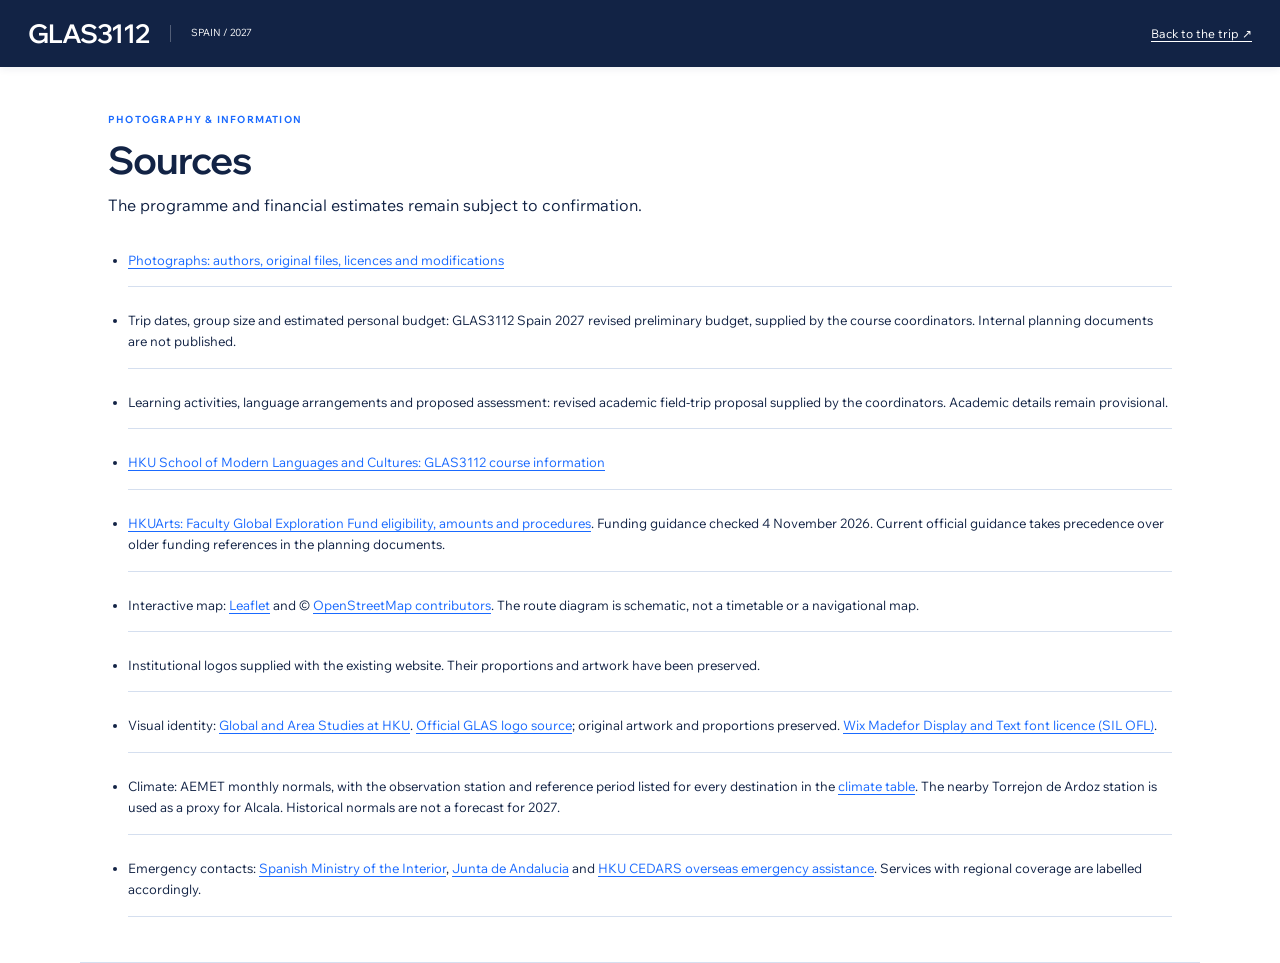
<file: credits.html>
<!doctype html><html lang="en"><head><meta charset="utf-8"><meta name="viewport" content="width=device-width,initial-scale=1"><title>Sources · GLAS3112 Spain 2027</title><link rel="stylesheet" href="css/glas-fonts.css"><link rel="stylesheet" href="css/styles.css"><link rel="icon" href="favicon.svg"></head><body class="credits-page"><header class="site-header"><a class="brand" href="estudiantes.html"><b>GLAS3112</b><span>SPAIN / 2027</span></a><a href="estudiantes.html">Back to the trip ↗</a></header><main class="section-pad"><p class="eyebrow">PHOTOGRAPHY & INFORMATION</p><h1>Sources</h1><p>The programme and financial estimates remain subject to confirmation.</p><ul><li><a href="assets/image-credits.html">Photographs: authors, original files, licences and modifications</a></li><li>Trip dates, group size and estimated personal budget: GLAS3112 Spain 2027 revised preliminary budget, supplied by the course coordinators. Internal planning documents are not published.</li><li>Learning activities, language arrangements and proposed assessment: revised academic field-trip proposal supplied by the coordinators. Academic details remain provisional.</li><li><a href="https://www.web.smlc.hku.hk/courses/glas3112">HKU School of Modern Languages and Cultures: GLAS3112 course information</a></li><li><a href="https://arts.hku.hk/current-students/career-development/enhancing-student-employability-with-hkuarts-financial-support/">HKUArts: Faculty Global Exploration Fund eligibility, amounts and procedures</a>. Funding guidance checked 4 November 2026. Current official guidance takes precedence over older funding references in the planning documents.</li><li>Interactive map: <a href="https://leafletjs.com/">Leaflet</a> and © <a href="https://www.openstreetmap.org/copyright">OpenStreetMap contributors</a>. The route diagram is schematic, not a timetable or a navigational map.</li><li>Institutional logos supplied with the existing website. Their proportions and artwork have been preserved.</li><li>Visual identity: <a href="https://www.glas.hku.hk/">Global and Area Studies at HKU</a>. <a href="assets/branding/README.txt">Official GLAS logo source</a>; original artwork and proportions preserved. <a href="assets/fonts/OFL.txt">Wix Madefor Display and Text font licence (SIL OFL)</a>.</li><li>Climate: AEMET monthly normals, with the observation station and reference period listed for every destination in the <a href="estudiantes.html#student-weather">climate table</a>. The nearby Torrejon de Ardoz station is used as a proxy for Alcala. Historical normals are not a forecast for 2027.</li><li>Emergency contacts: <a href="https://www.interior.gob.es/opencms/es/contacta-con-nosotros/index.html">Spanish Ministry of the Interior</a>, <a href="https://www.juntadeandalucia.es/temas/salud/urgencias/urgencias.html">Junta de Andalucia</a> and <a href="https://www.cedars.hku.hk/overseasemergencyassistance">HKU CEDARS overseas emergency assistance</a>. Services with regional coverage are labelled accordingly.</li></ul></main></body></html>
</file>
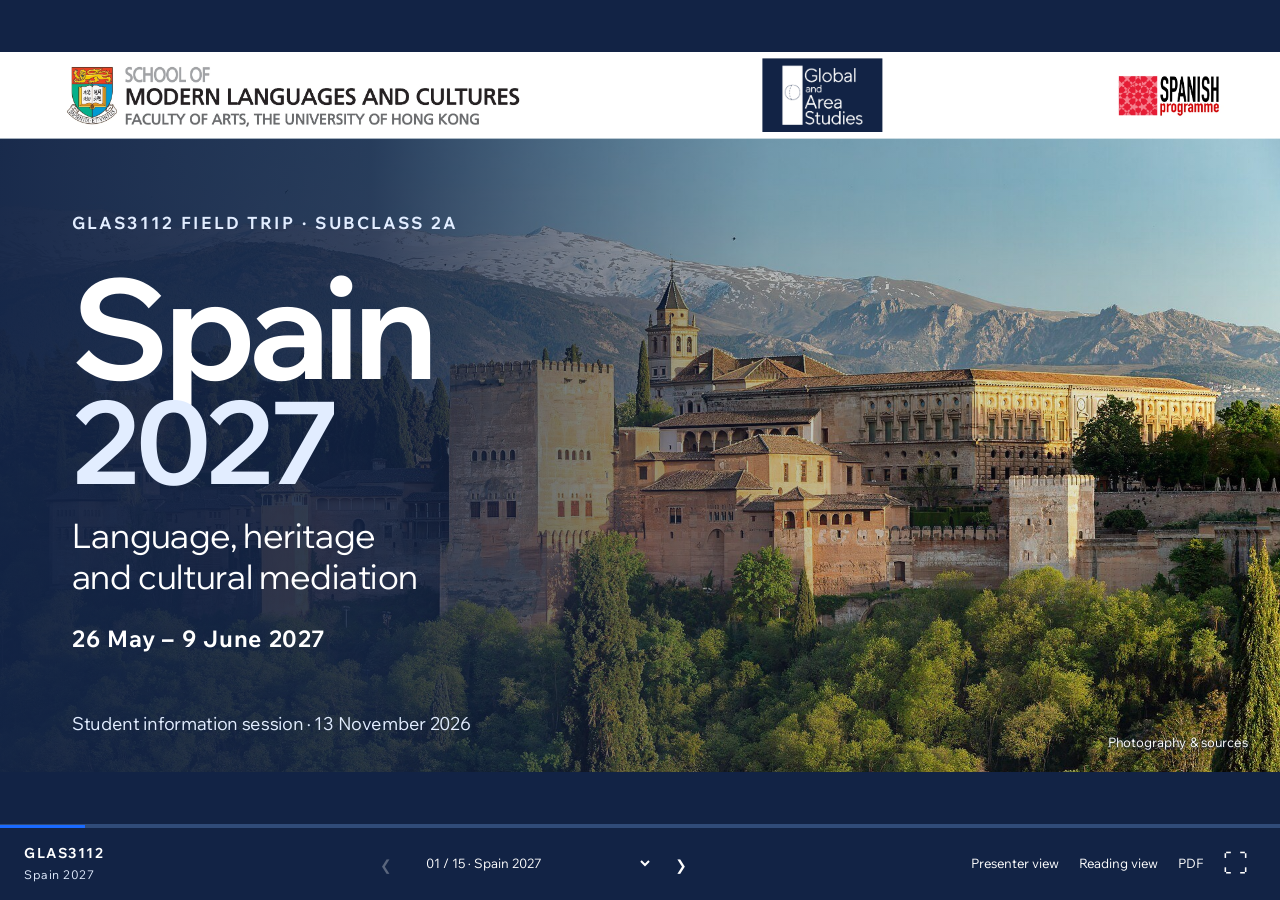
<file: presentacion.html>
<!doctype html>
<html lang="en">
<head>
  <meta charset="utf-8">
  <meta name="viewport" content="width=device-width, initial-scale=1">
  <meta name="robots" content="noindex, nofollow, noarchive">
  <meta name="theme-color" content="#122345">
  <meta name="description" content="GLAS3112 Spain 2027. A photographic introduction to the proposed field trip, learning activities, personal budget and student website.">
  <title>Spain 2027 · GLAS3112</title>
  <link rel="icon" type="image/svg+xml" href="favicon.svg">
  <link rel="stylesheet" href="css/glas-fonts.css">
  <link rel="stylesheet" href="css/presentation.css">
  <link rel="stylesheet" href="css/city-maps.css">
  <link rel="stylesheet" href="css/presenter.css">
  <link rel="stylesheet" href="assets/vendor/leaflet/leaflet.css">
  <link rel="stylesheet" href="css/presentation-route.css">
  <script src="js/trip-public.js" defer></script>
  <script src="assets/vendor/leaflet/leaflet.js" defer></script>
  <script src="js/presenter-notes.js" defer></script>
  <script src="js/presenter.js" defer></script>
  <script src="js/presentation-route.js" defer></script>
  <script src="js/presentation.js" defer></script>
</head>
<body>
  <a class="skip-presentation" href="#presentation-controls">Skip to presentation controls</a>
  <main class="presentation" aria-label="GLAS3112 Spain 2027, fifteen slides">
    <div class="slide-stage" id="slide-stage">

      <section class="slide cover is-active" id="slide-1" aria-labelledby="title-1" data-title="Spain 2027">
        <img class="cover-photo" src="assets/images/granada-alhambra.jpg" alt="The Alhambra in Granada, with the Sierra Nevada beyond">
        <div class="cover-shade"></div>
        <div class="institutional-strip">
          <img class="school-logo" src="SMLCLogo_edited.webp" alt="School of Modern Languages and Cultures, Faculty of Arts, The University of Hong Kong">
          <div class="glas-brand"><img src="assets/branding/glas-logo-white.png" alt="Global and Area Studies, The University of Hong Kong"></div>
          <img class="programme-logo" src="logosp.webp" alt="HKU Spanish Programme">
        </div>
        <div class="cover-copy">
          <p class="eyebrow light">GLAS3112 FIELD TRIP · SUBCLASS 2A</p>
          <h1 id="title-1">Spain <em>2027</em></h1>
          <p class="cover-theme">Language, heritage<br>and cultural mediation</p>
          <p class="cover-date" data-trip="dates">26 May–9 June 2027</p>
        </div>
        <p class="cover-footer">Student information session · 13 November 2026</p>
        <a class="photo-credit inverse" href="assets/image-credits.html" target="_blank" rel="noopener">Photography &amp; sources</a>
      </section>

      <section class="slide route-slide" id="slide-2" aria-labelledby="title-2" data-title="The route" hidden>
        <div class="route-intro">
          <p class="eyebrow light">THE JOURNEY</p>
          <h2 id="title-2">A route<br>through<br><em>Spain</em></h2>
          <div class="route-stat"><strong>15</strong><span>calendar days</span></div>
          <p class="route-group"><strong>8–12</strong> students<br><span data-trip="dates">26 May–9 June 2027</span></p>
        </div>
        <!-- Route animation -->
        <div class="presentation-route" id="presentation-route" data-map-state="diagram">
          <div class="presentation-route-frame">
            <div class="presentation-route-map" id="presentation-route-map" aria-label="Map of the six-stage journey through Spain"></div>
            <svg class="presentation-route-diagram" viewBox="0 0 720 480" role="img" aria-labelledby="presentation-route-title presentation-route-description"><title id="presentation-route-title">The Spain field trip route</title><desc id="presentation-route-description">Madrid to Granada, Córdoba and back to Madrid, with return day trips to Alcalá de Henares and Toledo. Schematic connections, not exact public transport routes.</desc><path class="presentation-spain-shape" d="M110 75 185 42 310 62 410 44 560 82 604 153 572 224 585 300 505 369 443 416 320 426 206 390 155 303 142 220 106 171Z"></path><g id="presentation-route-lines"></g><g id="presentation-route-cities"></g><g id="presentation-route-traveller" class="presentation-traveller" transform="translate(340 155)"><image href="assets/images/route-bus.svg" x="-28" y="-35" width="56" height="42"/></g></svg>
            <p class="presentation-route-badge" id="presentation-route-badge">Madrid → Granada → Córdoba → Madrid</p>
            <p class="presentation-route-caption">Main circuit <span class="legend-day"></span> Return day trips · schematic connections</p>
          </div>
          <div class="presentation-route-controls" aria-label="Route animation controls"><button type="button" id="presentation-route-play" aria-pressed="false">Play route</button><button type="button" id="presentation-route-replay">Replay</button><button type="button" id="presentation-route-full">Full route</button><label class="sr-only" for="presentation-route-stage">Choose a route stage</label><select id="presentation-route-stage"></select><button type="button" id="presentation-route-view" hidden>Route diagram</button></div>
          <p class="presentation-route-status" id="presentation-route-status" role="status" aria-live="polite">Full route · 6 stages</p>
        </div>
        <!-- /Route animation -->
        <div class="route-stages">
          <div class="route-stop"><span class="route-index">01</span><div><h3>Madrid</h3><p>Arrival and orientation</p></div></div>
          <div class="route-stop"><span class="route-index">02</span><div><h3>Granada</h3><p>The Alhambra and the Albaicín</p></div></div>
          <div class="route-stop"><span class="route-index">03</span><div><h3>Córdoba</h3><p>Heritage, diversity and memory</p></div></div>
          <div class="route-stop"><span class="route-index">04</span><div><h3>Madrid &amp; beyond</h3><p>City fieldwork, Toledo and Alcalá de Henares</p></div></div>
          <p class="route-note">Travel from Hong Kong. Public transport within Spain.<br>Proposed stages. Final timings and bookings to follow.</p>
        </div>
        <span class="slide-number">02</span>
      </section>

      <section class="slide destination granada" id="slide-3" aria-labelledby="title-3" data-title="Granada" hidden>
        <div class="destination-copy">
          <p class="eyebrow">THE ANDALUSI LEGACY</p>
          <h2 id="title-3">Granada</h2>
          <p class="destination-deck">Architecture, landscape<br>and cultural memory</p>
          <div class="destination-detail"><h3>The Alhambra</h3><p>Explore the Alhambra’s architecture, courtyards and use of water.</p></div>
          <div class="destination-detail"><h3>The Albaicín</h3><p>Observe how everyday life and tourism share a historic neighbourhood.</p></div>
          <p class="field-question">How does a place tell its history?</p>
        </div>
        <img class="destination-photo" src="assets/images/granada-albaicin.jpg" alt="The Albaicín neighbourhood in Granada">
        <span class="slide-number">03</span>
      </section>

      <section class="slide city-map-slide granada-map-slide" id="map-granada" aria-labelledby="map-title-granada" data-title="Granada · map" hidden>
        <header class="city-map-heading"><p class="eyebrow">PLACES TO EXPLORE · PROPOSED</p><h2 id="map-title-granada">Granada</h2><p class="city-map-subtitle">Architecture, water and the life of a historic city</p></header>
        <img class="city-street-map" src="assets/images/map-granada.svg" alt="North-up street map of Granada; numbered places correspond to the photographs">
        <svg class="map-connections" viewBox="0 0 1600 900" aria-hidden="true"><g class="map-lines"><path d="M900.5 581.7 H1065.2 V665.0 H1230.0"/><path d="M797.7 435.5 H1013.9 V360.0 H1230.0"/><path d="M658.4 570.2 H514.2 V665.0 H370.0"/><path d="M816.0 504.3 H593.0 V360.0 H370.0"/></g><g class="map-markers"><g transform="translate(900.5,581.7)"><circle r="20"/><text text-anchor="middle" dy="7">01</text></g><g transform="translate(797.7,435.5)"><circle r="20"/><text text-anchor="middle" dy="7">02</text></g><g transform="translate(658.4,570.2)"><circle r="20"/><text text-anchor="middle" dy="7">03</text></g><g transform="translate(816.0,504.3)"><circle r="20"/><text text-anchor="middle" dy="7">04</text></g></g></svg>
        <article class="map-place" style="left:1240px;top:535px"><img src="assets/images/granada-alhambra.jpg" alt="The Alhambra and its landscape"><span class="map-card-index">01</span><div><h3>Alhambra &amp; Generalife</h3><p>Palaces, gardens and water</p></div></article><article class="map-place" style="left:1240px;top:230px"><img src="assets/images/granada-albaicin.jpg" alt="The Albaicín neighbourhood in Granada"><span class="map-card-index">02</span><div><h3>Albaicín · San Nicolás</h3><p>A neighbourhood and its views</p></div></article><article class="map-place" style="left:60px;top:535px"><img src="assets/images/granada-cathedral.jpg" alt="The façade of Granada Cathedral"><span class="map-card-index">03</span><div><h3>Cathedral &amp; Royal Chapel</h3><p>The city after 1492</p></div></article><article class="map-place" style="left:60px;top:230px"><img src="assets/images/granada-darro.jpg" alt="The Carrera del Darro alongside the river"><span class="map-card-index">04</span><div><h3>Paseo del Darro</h3><p>River, streets and landscape</p></div></article>
        <footer class="city-map-footer"><span>Proposed places · final visits and access to be confirmed</span><span>© <a href="https://www.openstreetmap.org/copyright" target="_blank" rel="noopener">OpenStreetMap contributors</a> · <a href="assets/image-credits.html" target="_blank" rel="noopener">Photos &amp; map sources</a></span></footer>
      </section>

      <section class="slide cordoba" id="slide-4" aria-labelledby="title-4" data-title="Córdoba" hidden>
        <img class="cordoba-photo" src="assets/images/cordoba-mezquita.jpg" alt="The arches and columns of the Mezquita-Catedral in Córdoba">
        <div class="cordoba-shade"></div>
        <div class="cordoba-title"><p class="eyebrow light">DIVERSITY, HERITAGE AND MEMORY</p><h2 id="title-4">Córdoba</h2></div>
        <div class="cordoba-bottom"><div><h3>The Mezquita-Catedral<br>and the historic city</h3><p>Architecture carries traces of different communities and periods.</p></div><p class="cordoba-question">Whose stories<br>do visitors hear?</p></div>
        <span class="slide-number light-number">04</span>
      </section>

      <section class="slide city-map-slide cordoba-map-slide" id="map-cordoba" aria-labelledby="map-title-cordoba" data-title="Córdoba · map" hidden>
        <header class="city-map-heading"><p class="eyebrow">PLACES TO EXPLORE · PROPOSED</p><h2 id="map-title-cordoba">Córdoba</h2><p class="city-map-subtitle">Read the city through its buildings, streets and river</p></header>
        <img class="city-street-map" src="assets/images/map-cordoba.svg" alt="North-up street map of Córdoba; numbered places correspond to the photographs">
        <svg class="map-connections" viewBox="0 0 1600 900" aria-hidden="true"><g class="map-lines"><path d="M790.9 528.5 H1010.4 V360.0 H1230.0"/><path d="M695.8 482.2 H532.9 V360.0 H370.0"/><path d="M838.4 653.6 H1034.2 V665.0 H1230.0"/><path d="M695.8 616.5 H532.9 V665.0 H370.0"/></g><g class="map-markers"><g transform="translate(790.9,528.5)"><circle r="20"/><text text-anchor="middle" dy="7">01</text></g><g transform="translate(695.8,482.2)"><circle r="20"/><text text-anchor="middle" dy="7">02</text></g><g transform="translate(838.4,653.6)"><circle r="20"/><text text-anchor="middle" dy="7">03</text></g><g transform="translate(695.8,616.5)"><circle r="20"/><text text-anchor="middle" dy="7">04</text></g></g></svg>
        <article class="map-place" style="left:1240px;top:230px"><img src="assets/images/cordoba-mezquita.jpg" alt="Arches inside the Mezquita-Catedral"><span class="map-card-index">01</span><div><h3>Mezquita-Catedral</h3><p>Layers of history and belief</p></div></article><article class="map-place" style="left:60px;top:230px"><img src="assets/images/cordoba-juderia.jpg" alt="A street in the historic centre of Córdoba"><span class="map-card-index">02</span><div><h3>Judería</h3><p>Streets and cultural memory</p></div></article><article class="map-place" style="left:1240px;top:535px"><img src="assets/images/cordoba-bridge.jpg" alt="Córdoba’s Roman Bridge over the Guadalquivir"><span class="map-card-index">03</span><div><h3>Puente Romano</h3><p>The city and the Guadalquivir</p></div></article><article class="map-place" style="left:60px;top:535px"><img src="assets/images/cordoba-alcazar.jpg" alt="The Alcázar de los Reyes Cristianos in Córdoba"><span class="map-card-index">04</span><div><h3>Alcázar</h3><p>Power, architecture and gardens</p></div></article>
        <footer class="city-map-footer"><span>Proposed places · final visits and access to be confirmed</span><span>© <a href="https://www.openstreetmap.org/copyright" target="_blank" rel="noopener">OpenStreetMap contributors</a> · <a href="assets/image-credits.html" target="_blank" rel="noopener">Photos &amp; map sources</a></span></footer>
      </section>

      <section class="slide destination madrid" id="slide-5" aria-labelledby="title-5" data-title="Madrid" hidden>
        <div class="destination-copy">
          <p class="eyebrow">ART, IDENTITY AND URBAN LIFE</p>
          <h2 id="title-5">Madrid</h2>
          <p class="destination-deck">The city as a<br>fieldwork classroom</p>
          <div class="destination-detail"><h3>Art and representation</h3><p>Connect museum collections with questions of identity and historical memory.</p></div>
          <div class="destination-detail"><h3>Streets and public spaces</h3><p>Compare neighbourhoods, markets and everyday encounters with Hong Kong.</p></div>
          <p class="field-question">What can ordinary places reveal?</p>
        </div>
        <img class="destination-photo" src="assets/images/madrid-plaza-mayor.jpg" alt="Plaza Mayor in Madrid">
        <span class="slide-number">05</span>
      </section>

      <section class="slide city-map-slide madrid-map-slide" id="map-madrid" aria-labelledby="map-title-madrid" data-title="Madrid & beyond · map" hidden>
        <header class="city-map-heading"><p class="eyebrow">PLACES TO EXPLORE · PROPOSED</p><h2 id="map-title-madrid">Madrid & beyond</h2><p class="city-map-subtitle">Art, neighbourhoods and everyday life · plus two day trips</p></header>
        <img class="city-street-map" src="assets/images/map-madrid.svg" alt="North-up street map of Madrid &amp; beyond; numbered places correspond to the photographs">
        <svg class="map-connections" viewBox="0 0 1600 900" aria-hidden="true"><g class="map-lines"><path d="M959.3 485.9 H1094.6 V295.0 H1230.0"/><path d="M902.0 663.5 H1066.0 V500.0 H1230.0"/><path d="M785.1 467.9 H577.6 V500.0 H370.0"/><path d="M608.6 437.8 H489.3 V295.0 H370.0"/><path d="M599.5 645.5 H484.7 V705.0 H370.0"/></g><g class="map-markers"><g transform="translate(959.3,485.9)"><circle r="20"/><text text-anchor="middle" dy="7">01</text></g><g transform="translate(902.0,663.5)"><circle r="20"/><text text-anchor="middle" dy="7">02</text></g><g transform="translate(785.1,467.9)"><circle r="20"/><text text-anchor="middle" dy="7">03</text></g><g transform="translate(608.6,437.8)"><circle r="20"/><text text-anchor="middle" dy="7">04</text></g><g transform="translate(599.5,645.5)"><circle r="20"/><text text-anchor="middle" dy="7">05</text></g></g></svg>
        <article class="map-place compact" style="left:1240px;top:205px"><img src="assets/images/madrid-prado.jpg" alt="The Museo del Prado in Madrid"><span class="map-card-index">01</span><div><h3>Museo del Prado</h3><p>Art and representation</p></div></article><article class="map-place compact" style="left:1240px;top:410px"><img src="assets/images/madrid-reina-sofia.jpg" alt="The exterior of the Museo Reina Sofía"><span class="map-card-index">02</span><div><h3>Reina Sofía</h3><p>Modern art and memory</p></div></article><article class="map-place compact" style="left:60px;top:410px"><img src="assets/images/madrid-street.jpg" alt="A street in Madrid’s Barrio de las Letras"><span class="map-card-index">03</span><div><h3>Barrio de las Letras</h3><p>Literature and urban life</p></div></article><article class="map-place compact" style="left:60px;top:205px"><img src="assets/images/madrid-plaza-mayor.jpg" alt="Plaza Mayor in Madrid"><span class="map-card-index">04</span><div><h3>Plaza Mayor</h3><p>A shared public space</p></div></article><article class="map-place compact" style="left:60px;top:615px"><img src="assets/images/madrid-rastro.jpg" alt="The street market at Ribera de Curtidores"><span class="map-card-index">05</span><div><h3>El Rastro</h3><p>Street market · proposed</p></div></article>
        <aside class="map-region" aria-label="Day trips from Madrid"><h3>Day trips · separate scale</h3><svg class="regional-locator" xmlns="http://www.w3.org/2000/svg" viewBox="0 0 300 104" role="img" aria-label="Regional locator: Alcalá is northeast of Madrid, Toledo southwest; separate scale"><circle cx="148.9" cy="37.8" r="5" fill="#1a6aff"/><text x="140.9" y="35.8" text-anchor="end" fill="#122345" font-size="19" font-family="Arial,sans-serif">Madrid</text><circle cx="164.2" cy="34.0" r="5" fill="#1a6aff"/><text x="172.2" y="29.0" text-anchor="start" fill="#122345" font-size="19" font-family="Arial,sans-serif">Alcalá</text><circle cx="134.4" cy="70.5" r="5" fill="#1a6aff"/><text x="142.4" y="76.5" text-anchor="start" fill="#122345" font-size="19" font-family="Arial,sans-serif">Toledo</text></svg><div class="region-photos"><div><img src="assets/images/toledo-panorama.jpg" alt="Toledo’s historic skyline"><strong>Toledo</strong><span>Historic city</span></div><div><img src="assets/images/alcala-university.jpg" alt="The historic university in Alcalá de Henares"><strong>Alcalá</strong><span>University · Cervantes</span></div></div></aside>
        <footer class="city-map-footer"><span>Proposed places · final visits and access to be confirmed</span><span>© <a href="https://www.openstreetmap.org/copyright" target="_blank" rel="noopener">OpenStreetMap contributors</a> · <a href="assets/image-credits.html" target="_blank" rel="noopener">Photos &amp; map sources</a></span></footer>
      </section>

      <section class="slide excursions" id="slide-6" aria-labelledby="title-6" data-title="Toledo and Alcalá" hidden>
        <header class="excursion-heading"><p class="eyebrow">DAY EXCURSIONS FROM MADRID</p><h2 id="title-6">Toledo &amp; Alcalá de Henares</h2></header>
        <div class="excursion-images">
          <div class="excursion-place"><img src="assets/images/toledo-panorama.jpg" alt="The rooftops and monuments of Toledo's historic centre"><div class="excursion-caption"><h3>Toledo</h3><p>Coexistence, conflict<br>and the interpretation of heritage</p></div></div>
          <div class="excursion-place"><img src="assets/images/alcala-university.jpg" alt="The historic university façade in Alcalá de Henares"><div class="excursion-caption"><h3>Alcalá<br>de Henares</h3><p>Cervantes, university life<br>and cultural exchange</p></div></div>
        </div>
        <span class="slide-number light-number">06</span>
      </section>

      <section class="slide learning" id="slide-7" aria-labelledby="title-7" data-title="Learning in the field" hidden>
        <img class="learning-photo" src="assets/images/madrid-prado.jpg" alt="The Museo del Prado in Madrid">
        <div class="learning-copy"><p class="eyebrow">LEARNING IN THE FIELD</p><h2 id="title-7">A closer look</h2>
          <ol class="learning-steps"><li><span>01</span><div><h3>Observe</h3><p>Look carefully at spaces and everyday encounters.</p></div></li><li><span>02</span><div><h3>Document</h3><p>Collect notes, photographs and other evidence.</p></div></li><li><span>03</span><div><h3>Compare</h3><p>Connect Spain with Hong Kong and your own experience.</p></div></li><li><span>04</span><div><h3>Create</h3><p>Explain your findings through an analytical, multimodal project.</p></div></li></ol>
        </div><span class="slide-number">07</span>
      </section>

      <section class="slide assessment" id="slide-8" aria-labelledby="title-8" data-title="Assessment and language" hidden>
        <div class="assessment-intro"><p class="eyebrow">PROPOSED ACADEMIC FRAMEWORK</p><h2 id="title-8">Learning<br><span class="language-spanish" lang="es">en español</span><br><span>and in English</span></h2><p class="assessment-lead" data-language="recommendation">Previous knowledge of Spanish is not essential, but recommended.</p><p class="assessment-language" data-language="academicWork">Academic work can be done in English if you lack proficiency in Spanish.</p><p class="provisional-note">Assessment and academic arrangements remain provisional, subject to final confirmation.</p></div>
        <div class="assessment-breakdown"><h3>Proposed assessment</h3><table aria-label="Proposed assessment weights"><tbody id="presentation-assessment"><tr><th scope="row">Preparatory research briefing</th><td>15<span>%</span></td></tr><tr><th scope="row">Fieldwork portfolio</th><td>25<span>%</span></td></tr><tr><th scope="row">Team presentation or cultural-mediation project</th><td>20<span>%</span></td></tr><tr><th scope="row">Individual analytical report</th><td>25<span>%</span></td></tr><tr><th scope="row">Participation and professional conduct</th><td>15<span>%</span></td></tr></tbody></table></div>
        <span class="slide-number">08</span>
      </section>

      <section class="slide budget" id="slide-9" aria-labelledby="title-9" data-title="Budget and funding" hidden>
        <header><p class="eyebrow">PLANNING YOUR PARTICIPATION</p><h2 id="title-9">Your personal budget</h2></header>
        <div class="budget-columns"><div class="budget-summary"><p class="budget-total"><span>≈HK$</span><strong data-budget="roundedHKD">16,900</strong></p><p class="budget-meaning">Estimated personal expenditure.<br>Actual costs depend on bookings and exchange rates.</p><div class="funding"><p class="eyebrow">POSSIBLE FGEF SUPPORT</p><p class="funding-amount">Up to <strong data-fgef="maximumHKD">HK$12,000</strong></p><p>Eligible students only, subject to approval.<br>Apply at least <span data-fgef="advanceDays">28</span> days before the activity or departure, whichever is earlier.</p><a data-fgef-url href="https://arts.hku.hk/current-students/career-development/enhancing-student-employability-with-hkuarts-financial-support/" target="_blank" rel="noopener">HKUArts eligibility and conditions ↗</a><p class="funding-date">Conditions checked <span data-verified-on>4 November 2026</span></p></div></div>
        <div class="budget-breakdown"><table aria-label="Estimated personal expenditure in euros"><thead><tr><th scope="col">Budget breakdown</th><th scope="col">EUR</th></tr></thead><tbody id="presentation-budget"></tbody><tfoot><tr><th scope="row">Subtotal</th><td data-budget="subtotalEUR">—</td></tr><tr><th scope="row">10% contingency</th><td data-budget="contingencyEUR">—</td></tr><tr class="budget-grand-total"><th scope="row">Estimated total</th><td data-budget="totalEUR">—</td></tr></tfoot></table><p class="budget-exact"><strong data-budget="exactHKD">HK$16,909.20</strong> at <span data-budget="rate">HK$9/€</span></p></div></div>
        <div class="budget-footnotes"><p>Includes a meals allowance, paid individually. This estimates personal expenditure, not a fixed fee payable to HKU.</p><p>Excludes discretionary purchases, any visa fees and optional additional insurance. Funding is not deducted.</p></div><span class="slide-number">09</span>
      </section>

      <section class="slide practical" id="slide-10" aria-labelledby="title-10" data-title="Practical arrangements" hidden>
        <img class="practical-photo" src="assets/images/madrid-street.jpg" alt="A street in Madrid's Barrio de las Letras">
        <div class="practical-copy"><p class="eyebrow">TRAVELLING TOGETHER</p><h2 id="title-10">The practical side</h2><dl><div><dt data-accommodation-title>Budget rooms for two to four students</dt><dd data-accommodation>We are also exploring family homestays in Madrid only. Availability, prices and meal arrangements remain to be confirmed.</dd></div><div><dt>Public transport</dt><dd>Expect public transport between cities and walking during fieldwork.</dd></div><div><dt>Preparation</dt><dd>Check travel documents, insurance and your personal budget before committing.</dd></div><div><dt>Shared responsibility</dt><dd>Be punctual, follow staff guidance, respect local communities and collect evidence ethically.</dd></div></dl><p class="practical-note">Detailed arrangements and preparation guidance will appear on the student website.</p></div><span class="slide-number">10</span>
      </section>

      <section class="slide website-demo" id="slide-11" aria-labelledby="title-11" data-title="The student website" hidden>
        <header><p class="eyebrow light">YOUR STUDENT WEBSITE</p><h2 id="title-11">The trip,<br>in one<br>place</h2><a href="estudiantes.html" target="_blank" rel="noopener">Open the website ↗</a></header>
        <a class="website-preview" href="estudiantes.html" target="_blank" rel="noopener" aria-label="Open the GLAS3112 student website"><img id="web-preview" src="assets/images/web-preview.webp" alt="Student website route map showing the proposed journey through Madrid, Granada, Córdoba, Toledo and Alcalá de Henares"><div class="website-preview-fallback" hidden><span>GLAS3112</span><strong>Spain 2027</strong><p>Language, heritage and cultural mediation</p><p>26 May–9 June 2027</p></div></a>
        <div class="website-topics"><span>Animated route</span><span>Climate &amp; safety</span><span>Assessment &amp; tasks</span><span>Money tools</span></div><span class="slide-number light-number">11</span>
      </section>

      <section class="slide closing" id="slide-12" aria-labelledby="title-12" data-title="Next steps and contact" hidden>
        <div class="closing-copy"><p class="eyebrow">GLAS3112 SPAIN 2027 · SUBCLASS 2A</p><h2 id="title-12">Next<br><em>steps</em></h2><ol class="next-steps"><li>Explore the student website.</li><li>Check your eligibility and funding options.</li><li>Contact us with questions about participating.</li></ol><div class="closing-contacts" data-contact-list><a class="contact-email" href="mailto:martinjg@hku.hk">martinjg@hku.hk</a><a class="contact-email" href="mailto:pablot@hku.hk">pablot@hku.hk</a></div><p class="coordinators">Martín Juaristi &amp; Pablo Torrado</p></div>
        <div class="closing-qr"><p>Everything starts here</p><a data-site-url href="https://balpomorelitm.github.io/span2031web/estudiantes.html" target="_blank" rel="noopener"><img src="assets/images/site-qr.svg" alt="QR code for the GLAS3112 Spain 2027 student website" width="330" height="330"></a><a class="netlify-site-link" href="https://glas3112-spain-2027.netlify.app/" target="_blank" rel="noopener">glas3112-spain-2027.netlify.app</a><span class="closing-date" data-trip="dates">26 May–9 June 2027</span></div>
        <div class="closing-brand"><img class="closing-school-logo" src="SMLCLogo_edited.webp" alt="School of Modern Languages and Cultures, The University of Hong Kong"><div class="glas-brand"><img src="assets/branding/glas-logo-white.png" alt="Global and Area Studies, The University of Hong Kong"></div><img class="closing-programme-logo" src="logosp.webp" alt="Spanish Programme"></div><span class="slide-number">12</span>
      </section>

    </div>
  </main>
  <nav class="presentation-controls" id="presentation-controls" aria-label="Presentation controls">
    <div class="presentation-progress" aria-hidden="true"><span id="presentation-progress-fill"></span></div>
    <a class="viewer-home" href="estudiantes.html" title="Open the student website">GLAS3112 <span>Spain 2027</span></a>
    <div class="slide-navigation"><button type="button" id="previous-slide" aria-label="Previous slide" title="Previous slide (Left arrow)">‹</button><label class="slide-select-label" for="slide-select">Slide</label><select id="slide-select" aria-label="Choose a slide"><option value="1">01 / 12 · Spain 2027</option><option value="2">02 / 12 · The route</option><option value="3">03 / 12 · Granada</option><option value="4">04 / 12 · Córdoba</option><option value="5">05 / 12 · Madrid</option><option value="6">06 / 12 · Toledo &amp; Alcalá</option><option value="7">07 / 12 · Learning in the field</option><option value="8">08 / 12 · Assessment &amp; language</option><option value="9">09 / 12 · Budget &amp; funding</option><option value="10">10 / 12 · Practical arrangements</option><option value="11">11 / 12 · The student website</option><option value="12">12 / 12 · Next steps</option></select><button type="button" id="next-slide" aria-label="Next slide" title="Next slide (Right arrow)">›</button></div>
    <div class="viewer-tools"><button type="button" id="presenter-view" title="Open speaker notes in a separate window">Presenter view</button><button type="button" id="reading-view" aria-pressed="false" title="Show all slides in a scrollable reading view">Reading view</button><a href="assets/downloads/GLAS3112-Spain-2027.pdf" download title="Download the presentation as a PDF">PDF</a><button type="button" id="fullscreen" aria-label="Enter fullscreen" title="Fullscreen (F)">⛶</button></div>
  </nav>
  <p class="sr-only" id="slide-announcement" aria-live="polite" aria-atomic="true">Slide 1 of 15: Spain 2027</p>
  <p class="sr-only" id="viewer-message" role="status"></p>
  <noscript><style>.presentation{position:static}.slide-stage{transform:none!important}.slide{display:block!important;position:relative!important;zoom:.6}.slide[hidden]{display:block!important}body{overflow:auto}.presentation-controls{display:none}</style><p>This presentation works best with JavaScript enabled. All fifteen slides appear below.</p></noscript>
</body>
</html>
</file>
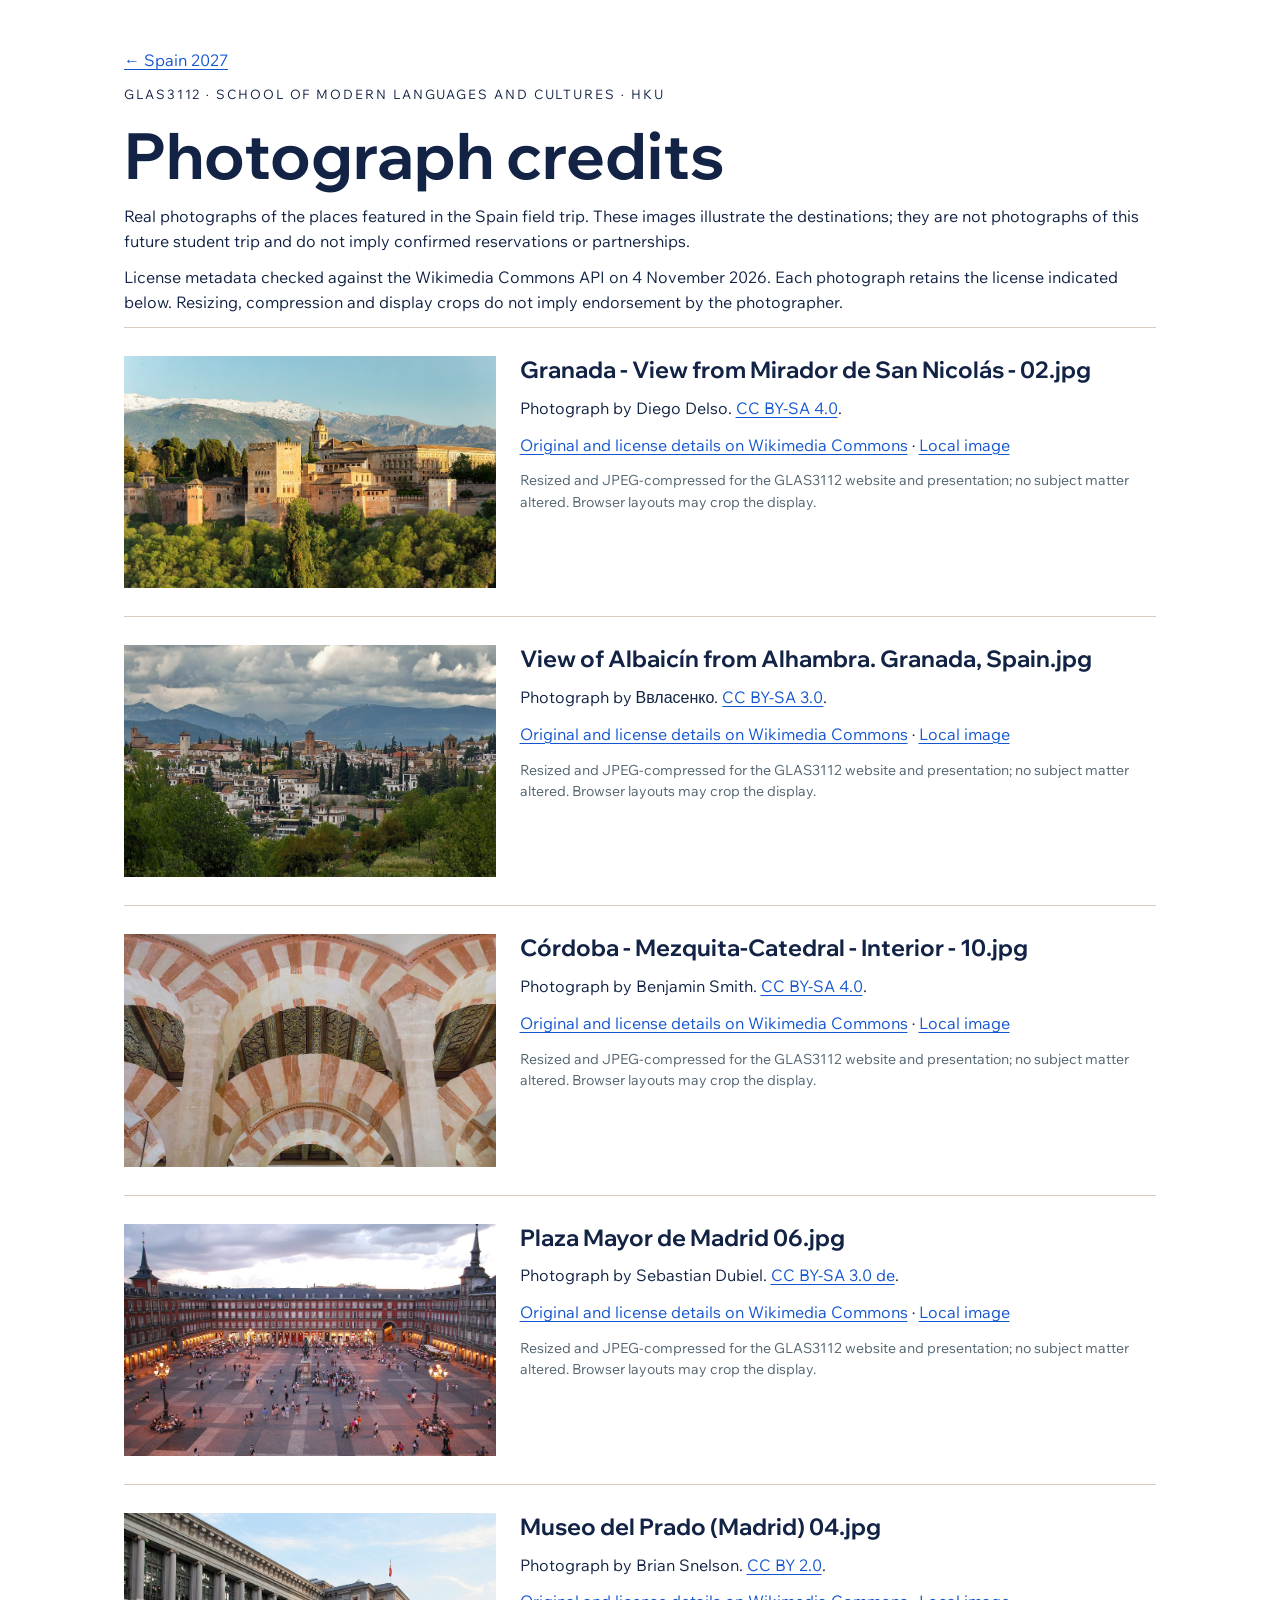
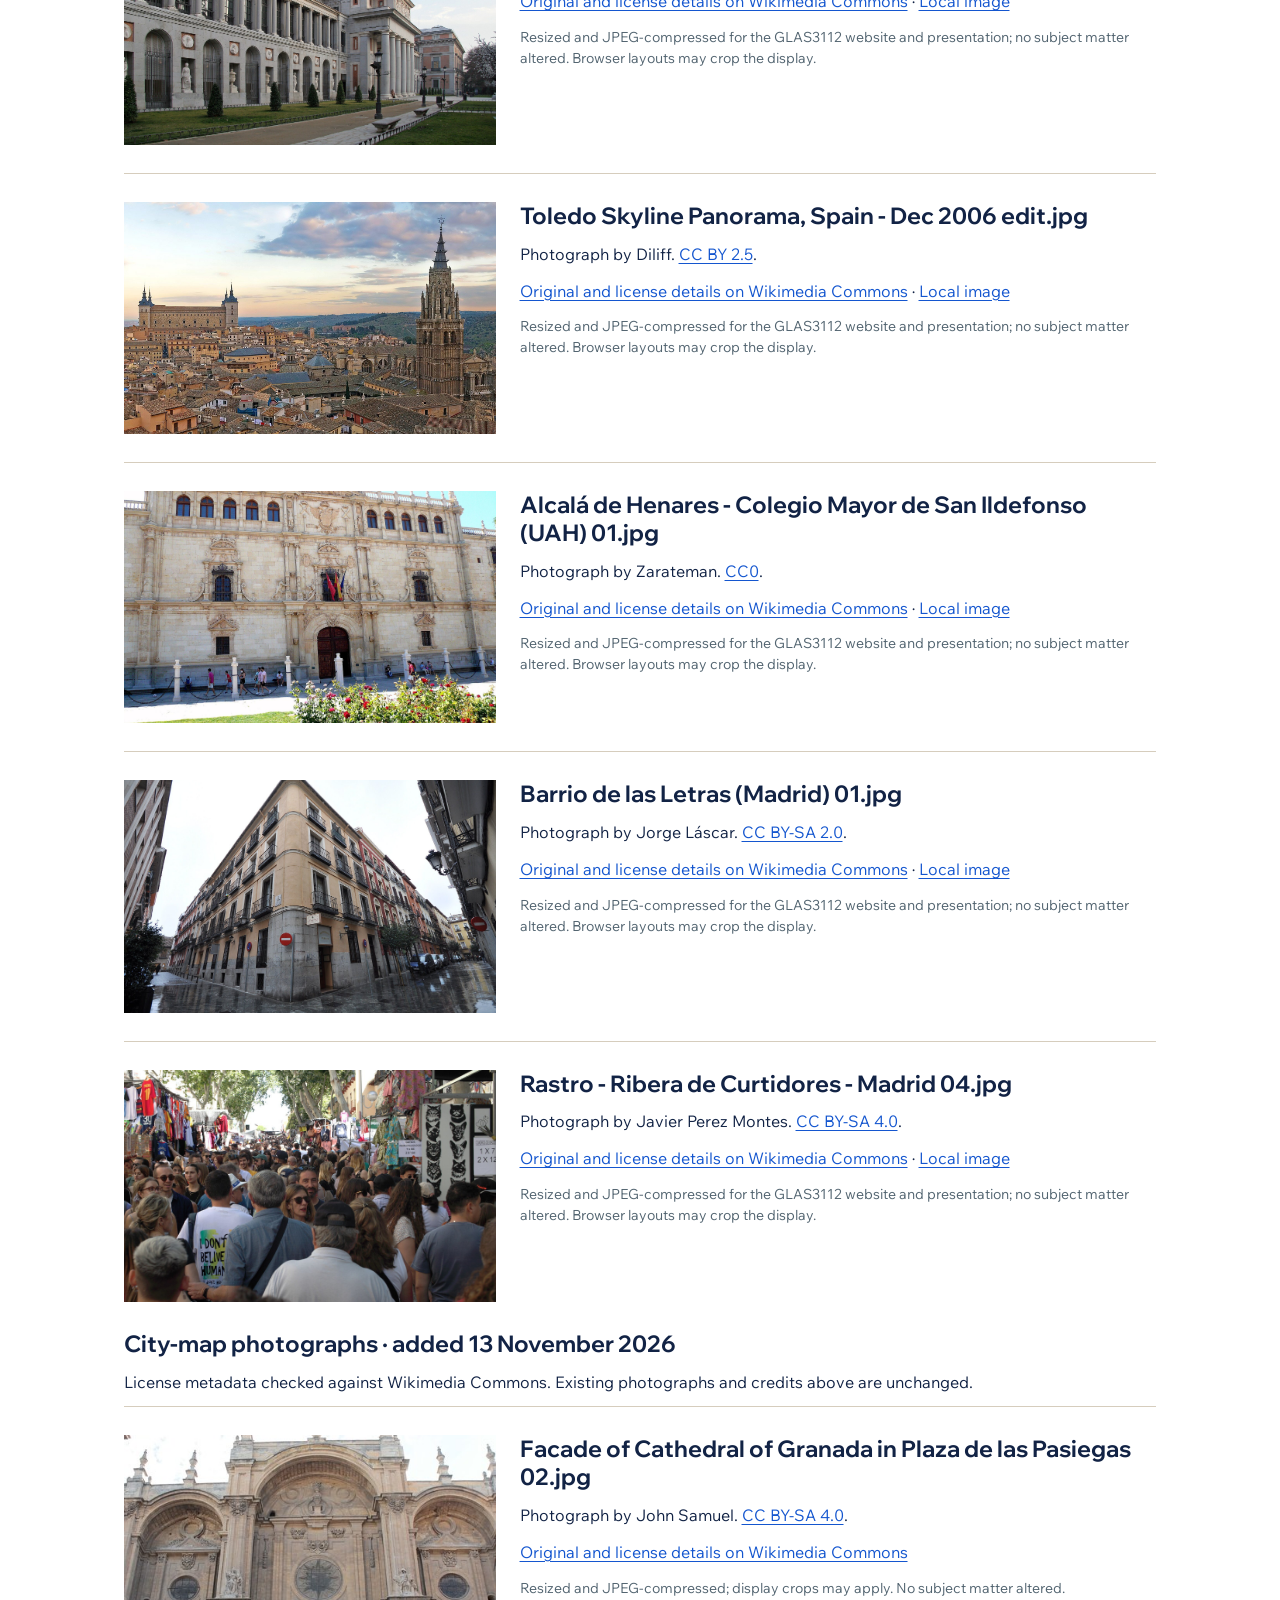
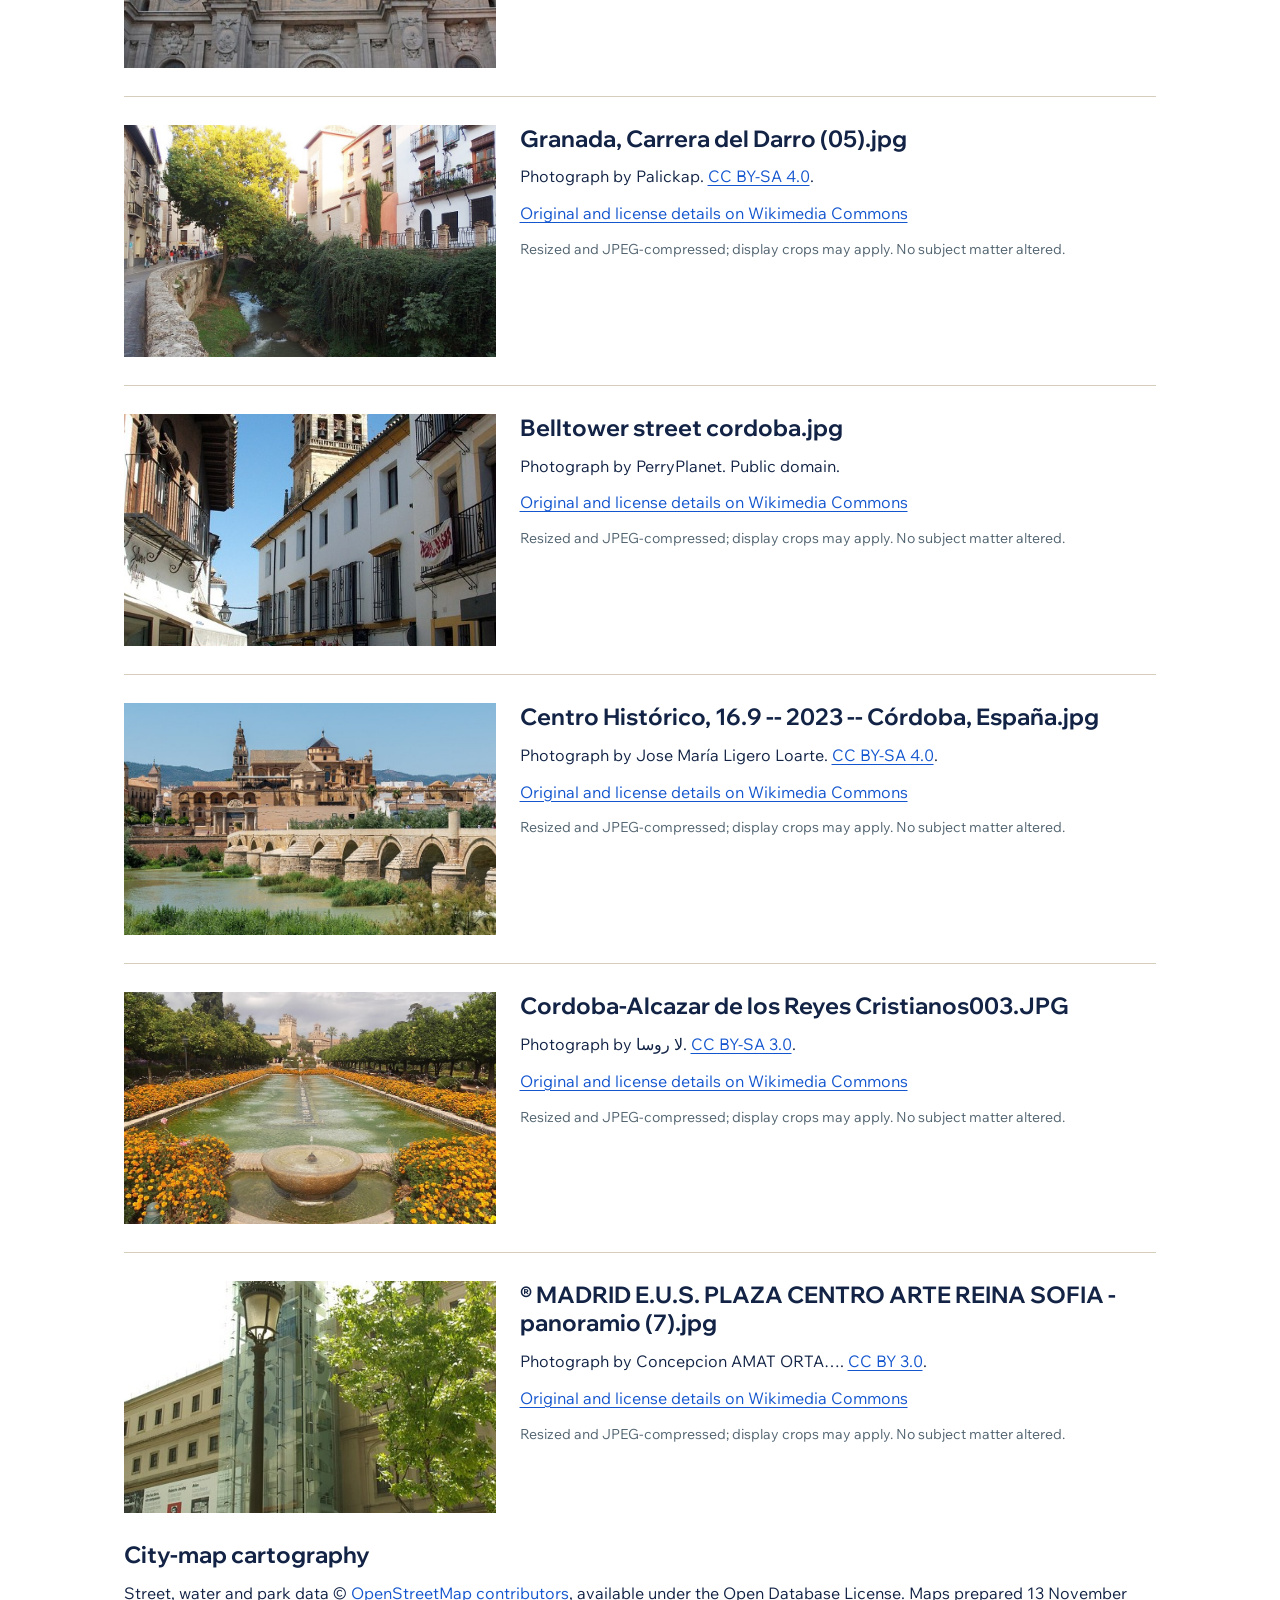
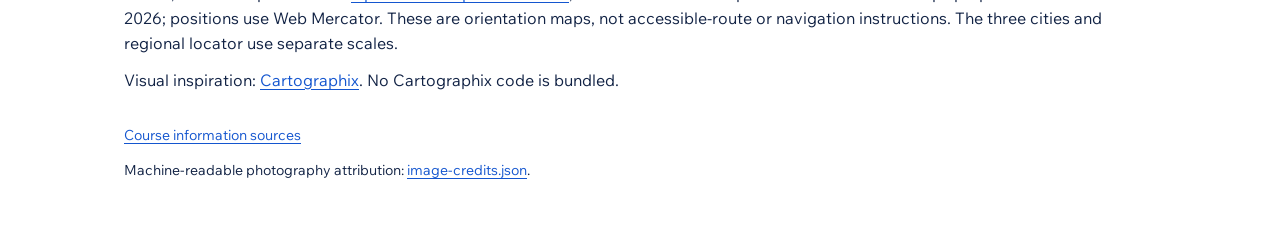
<file: assets/image-credits.html>
<!doctype html>
<html lang="en"><head><meta charset="utf-8"><meta name="viewport" content="width=device-width,initial-scale=1"><title>Photograph credits &middot; GLAS3112 Spain 2027</title><style>
:root{color-scheme:light;--ink:#102e43;--paper:#f7f2e9;--accent:#a24d35}*{box-sizing:border-box}body{margin:0;background:var(--paper);color:var(--ink);font:16px/1.55 system-ui,sans-serif}main{max-width:1080px;margin:auto;padding:48px 24px}a{color:var(--accent);text-underline-offset:3px}h1{font:clamp(2.4rem,6vw,4rem)/1.05 Georgia,serif;margin:16px 0}h2{font:1.45rem/1.2 Georgia,serif;margin:0}p{margin:12px 0}.eyebrow{text-transform:uppercase;letter-spacing:.15em;font-size:.8rem}article{display:grid;grid-template-columns:minmax(200px,36%) 1fr;gap:24px;padding:28px 0;border-top:1px solid #d6cdbd}img{display:block;width:100%;aspect-ratio:16/10;object-fit:cover}.small{font-size:.85rem;color:#526470}footer{margin-top:32px;font-size:.9rem}@media(max-width:650px){article{grid-template-columns:1fr}main{padding:32px 20px}}@media print{article{break-inside:avoid}a{color:inherit}main{padding:0}img{max-height:160px}}
</style><link rel="stylesheet" href="../css/glas-fonts.css"><style>body{font-family:"Wix Madefor Text",Arial,sans-serif!important;color:#122345!important;background:#fff!important}h1,h2,h3{font-family:"Wix Madefor Display",Arial,sans-serif!important;font-style:normal!important;font-weight:700!important}a{color:#1456cf!important}header{background:#122345!important;color:#fff!important}header a{color:#fff!important}</style></head><body><main><a href="../index.html">&larr; Spain 2027</a><p class="eyebrow">GLAS3112 &middot; School of Modern Languages and Cultures &middot; HKU</p><h1>Photograph credits</h1><p>Real photographs of the places featured in the Spain field trip. These images illustrate the destinations; they are not photographs of this future student trip and do not imply confirmed reservations or partnerships.</p><p>License metadata checked against the Wikimedia Commons API on 4 November 2026. Each photograph retains the license indicated below. Resizing, compression and display crops do not imply endorsement by the photographer.</p><article><a href="https://commons.wikimedia.org/wiki/File:Granada_-_View_from_Mirador_de_San_Nicol%C3%A1s_-_02.jpg"><img src="images/granada-alhambra.jpg" alt="The Alhambra and Sierra Nevada seen from the Mirador de San Nicolás in Granada" loading="lazy"></a><div><h2>Granada - View from Mirador de San Nicolás - 02.jpg</h2><p>Photograph by Diego Delso. <a href="https://creativecommons.org/licenses/by-sa/4.0">CC BY-SA 4.0</a>.</p><p><a href="https://commons.wikimedia.org/wiki/File:Granada_-_View_from_Mirador_de_San_Nicol%C3%A1s_-_02.jpg">Original and license details on Wikimedia Commons</a> &middot; <a href="images/granada-alhambra.jpg">Local image</a></p><p class="small">Resized and JPEG-compressed for the GLAS3112 website and presentation; no subject matter altered. Browser layouts may crop the display.</p></div></article><article><a href="https://commons.wikimedia.org/wiki/File:View_of_Albaic%C3%ADn_from_Alhambra._Granada,_Spain.jpg"><img src="images/granada-albaicin.jpg" alt="The white houses and narrow streets of the Albaicín seen from the Alhambra in Granada" loading="lazy"></a><div><h2>View of Albaicín from Alhambra. Granada, Spain.jpg</h2><p>Photograph by Ввласенко. <a href="https://creativecommons.org/licenses/by-sa/3.0">CC BY-SA 3.0</a>.</p><p><a href="https://commons.wikimedia.org/wiki/File:View_of_Albaic%C3%ADn_from_Alhambra._Granada,_Spain.jpg">Original and license details on Wikimedia Commons</a> &middot; <a href="images/granada-albaicin.jpg">Local image</a></p><p class="small">Resized and JPEG-compressed for the GLAS3112 website and presentation; no subject matter altered. Browser layouts may crop the display.</p></div></article><article><a href="https://commons.wikimedia.org/wiki/File:C%C3%B3rdoba_-_Mezquita-Catedral_-_Interior_-_10.jpg"><img src="images/cordoba-mezquita.jpg" alt="Red and white horseshoe arches inside the Mosque-Cathedral of Córdoba" loading="lazy"></a><div><h2>Córdoba - Mezquita-Catedral - Interior - 10.jpg</h2><p>Photograph by Benjamin Smith. <a href="https://creativecommons.org/licenses/by-sa/4.0">CC BY-SA 4.0</a>.</p><p><a href="https://commons.wikimedia.org/wiki/File:C%C3%B3rdoba_-_Mezquita-Catedral_-_Interior_-_10.jpg">Original and license details on Wikimedia Commons</a> &middot; <a href="images/cordoba-mezquita.jpg">Local image</a></p><p class="small">Resized and JPEG-compressed for the GLAS3112 website and presentation; no subject matter altered. Browser layouts may crop the display.</p></div></article><article><a href="https://commons.wikimedia.org/wiki/File:Plaza_Mayor_de_Madrid_06.jpg"><img src="images/madrid-plaza-mayor.jpg" alt="Madrid Plaza Mayor at dusk, with arcades and warm illuminated facades" loading="lazy"></a><div><h2>Plaza Mayor de Madrid 06.jpg</h2><p>Photograph by Sebastian Dubiel. <a href="https://creativecommons.org/licenses/by-sa/3.0/de/deed.en">CC BY-SA 3.0 de</a>.</p><p><a href="https://commons.wikimedia.org/wiki/File:Plaza_Mayor_de_Madrid_06.jpg">Original and license details on Wikimedia Commons</a> &middot; <a href="images/madrid-plaza-mayor.jpg">Local image</a></p><p class="small">Resized and JPEG-compressed for the GLAS3112 website and presentation; no subject matter altered. Browser layouts may crop the display.</p></div></article><article><a href="https://commons.wikimedia.org/wiki/File:Museo_del_Prado_(Madrid)_04.jpg"><img src="images/madrid-prado.jpg" alt="The columned facade and gardens of the Museo del Prado in Madrid" loading="lazy"></a><div><h2>Museo del Prado (Madrid) 04.jpg</h2><p>Photograph by Brian Snelson. <a href="https://creativecommons.org/licenses/by/2.0">CC BY 2.0</a>.</p><p><a href="https://commons.wikimedia.org/wiki/File:Museo_del_Prado_(Madrid)_04.jpg">Original and license details on Wikimedia Commons</a> &middot; <a href="images/madrid-prado.jpg">Local image</a></p><p class="small">Resized and JPEG-compressed for the GLAS3112 website and presentation; no subject matter altered. Browser layouts may crop the display.</p></div></article><article><a href="https://commons.wikimedia.org/wiki/File:Toledo_Skyline_Panorama,_Spain_-_Dec_2006_edit.jpg"><img src="images/toledo-panorama.jpg" alt="Panoramic view of the historic skyline of Toledo above the River Tagus" loading="lazy"></a><div><h2>Toledo Skyline Panorama, Spain - Dec 2006 edit.jpg</h2><p>Photograph by Diliff. <a href="https://creativecommons.org/licenses/by/2.5">CC BY 2.5</a>.</p><p><a href="https://commons.wikimedia.org/wiki/File:Toledo_Skyline_Panorama,_Spain_-_Dec_2006_edit.jpg">Original and license details on Wikimedia Commons</a> &middot; <a href="images/toledo-panorama.jpg">Local image</a></p><p class="small">Resized and JPEG-compressed for the GLAS3112 website and presentation; no subject matter altered. Browser layouts may crop the display.</p></div></article><article><a href="https://commons.wikimedia.org/wiki/File:Alcal%C3%A1_de_Henares_-_Colegio_Mayor_de_San_Ildefonso_(UAH)_01.jpg"><img src="images/alcala-university.jpg" alt="The ornate facade of the Colegio Mayor de San Ildefonso at the University of Alcalá" loading="lazy"></a><div><h2>Alcalá de Henares - Colegio Mayor de San Ildefonso (UAH) 01.jpg</h2><p>Photograph by Zarateman. <a href="http://creativecommons.org/publicdomain/zero/1.0/deed.en">CC0</a>.</p><p><a href="https://commons.wikimedia.org/wiki/File:Alcal%C3%A1_de_Henares_-_Colegio_Mayor_de_San_Ildefonso_(UAH)_01.jpg">Original and license details on Wikimedia Commons</a> &middot; <a href="images/alcala-university.jpg">Local image</a></p><p class="small">Resized and JPEG-compressed for the GLAS3112 website and presentation; no subject matter altered. Browser layouts may crop the display.</p></div></article><article><a href="https://commons.wikimedia.org/wiki/File:Barrio_de_las_Letras_(Madrid)_01.jpg"><img src="images/madrid-street.jpg" alt="A street in Madrid literary quarter, the Barrio de las Letras" loading="lazy"></a><div><h2>Barrio de las Letras (Madrid) 01.jpg</h2><p>Photograph by Jorge Láscar. <a href="https://creativecommons.org/licenses/by-sa/2.0">CC BY-SA 2.0</a>.</p><p><a href="https://commons.wikimedia.org/wiki/File:Barrio_de_las_Letras_(Madrid)_01.jpg">Original and license details on Wikimedia Commons</a> &middot; <a href="images/madrid-street.jpg">Local image</a></p><p class="small">Resized and JPEG-compressed for the GLAS3112 website and presentation; no subject matter altered. Browser layouts may crop the display.</p></div></article><article><a href="https://commons.wikimedia.org/wiki/File:Rastro_-_Ribera_de_Curtidores_-_Madrid_04.jpg"><img src="images/madrid-rastro.jpg" alt="Visitors browsing stalls at El Rastro market on Ribera de Curtidores in Madrid" loading="lazy"></a><div><h2>Rastro - Ribera de Curtidores - Madrid 04.jpg</h2><p>Photograph by Javier Perez Montes. <a href="https://creativecommons.org/licenses/by-sa/4.0">CC BY-SA 4.0</a>.</p><p><a href="https://commons.wikimedia.org/wiki/File:Rastro_-_Ribera_de_Curtidores_-_Madrid_04.jpg">Original and license details on Wikimedia Commons</a> &middot; <a href="images/madrid-rastro.jpg">Local image</a></p><p class="small">Resized and JPEG-compressed for the GLAS3112 website and presentation; no subject matter altered. Browser layouts may crop the display.</p></div></article><!-- City map additions -->
<h2>City-map photographs · added 13 November 2026</h2><p>License metadata checked against Wikimedia Commons. Existing photographs and credits above are unchanged.</p><article><a href="https://commons.wikimedia.org/wiki/File:Facade_of_Cathedral_of_Granada_in_Plaza_de_las_Pasiegas_02.jpg"><img src="images/granada-cathedral.jpg" alt="Facade of Cathedral of Granada in Plaza de las Pasiegas" loading="lazy"></a><div><h2>Facade of Cathedral of Granada in Plaza de las Pasiegas 02.jpg</h2><p>Photograph by John Samuel. <a href="https://creativecommons.org/licenses/by-sa/4.0">CC BY-SA 4.0</a>.</p><p><a href="https://commons.wikimedia.org/wiki/File:Facade_of_Cathedral_of_Granada_in_Plaza_de_las_Pasiegas_02.jpg">Original and license details on Wikimedia Commons</a></p><p class="small">Resized and JPEG-compressed; display crops may apply. No subject matter altered.</p></div></article><article><a href="https://commons.wikimedia.org/wiki/File:Granada,_Carrera_del_Darro_(05).jpg"><img src="images/granada-darro.jpg" alt="Granada, Spain." loading="lazy"></a><div><h2>Granada, Carrera del Darro (05).jpg</h2><p>Photograph by Palickap. <a href="https://creativecommons.org/licenses/by-sa/4.0">CC BY-SA 4.0</a>.</p><p><a href="https://commons.wikimedia.org/wiki/File:Granada,_Carrera_del_Darro_(05).jpg">Original and license details on Wikimedia Commons</a></p><p class="small">Resized and JPEG-compressed; display crops may apply. No subject matter altered.</p></div></article><article><a href="https://commons.wikimedia.org/wiki/File:Belltower_street_cordoba.jpg"><img src="images/cordoba-juderia.jpg" alt="Bell Tower from Calle de los Manriquez, Córdoba (Spain)." loading="lazy"></a><div><h2>Belltower street cordoba.jpg</h2><p>Photograph by PerryPlanet. Public domain.</p><p><a href="https://commons.wikimedia.org/wiki/File:Belltower_street_cordoba.jpg">Original and license details on Wikimedia Commons</a></p><p class="small">Resized and JPEG-compressed; display crops may apply. No subject matter altered.</p></div></article><article><a href="https://commons.wikimedia.org/wiki/File:Centro_Hist%C3%B3rico,_16.9_--_2023_--_C%C3%B3rdoba,_Espa%C3%B1a.jpg"><img src="images/cordoba-bridge.jpg" alt="Views of the Historic centre of Córdoba from the Guadalquivir River, from where the Mosque-Cathedral and the Roman Bridge stand out, declared a World Heritage Site by UNESCO in 1994. In the image you can also see the Puerta del Puente, the Triunfo de San Rafael and part of the Episcopal Palace." loading="lazy"></a><div><h2>Centro Histórico, 16.9 -- 2023 -- Córdoba, España.jpg</h2><p>Photograph by Jose María Ligero Loarte. <a href="https://creativecommons.org/licenses/by-sa/4.0">CC BY-SA 4.0</a>.</p><p><a href="https://commons.wikimedia.org/wiki/File:Centro_Hist%C3%B3rico,_16.9_--_2023_--_C%C3%B3rdoba,_Espa%C3%B1a.jpg">Original and license details on Wikimedia Commons</a></p><p class="small">Resized and JPEG-compressed; display crops may apply. No subject matter altered.</p></div></article><article><a href="https://commons.wikimedia.org/wiki/File:Cordoba-Alcazar_de_los_Reyes_Cristianos003.JPG"><img src="images/cordoba-alcazar.jpg" alt="The royal Garden and Palace in Cordoba" loading="lazy"></a><div><h2>Cordoba-Alcazar de los Reyes Cristianos003.JPG</h2><p>Photograph by لا روسا. <a href="https://creativecommons.org/licenses/by-sa/3.0">CC BY-SA 3.0</a>.</p><p><a href="https://commons.wikimedia.org/wiki/File:Cordoba-Alcazar_de_los_Reyes_Cristianos003.JPG">Original and license details on Wikimedia Commons</a></p><p class="small">Resized and JPEG-compressed; display crops may apply. No subject matter altered.</p></div></article><article><a href="https://commons.wikimedia.org/wiki/File:%C2%AE_MADRID_E.U.S._PLAZA_CENTRO_ARTE_REINA_SOFIA_-_panoramio_(7).jpg"><img src="images/madrid-reina-sofia.jpg" alt="® MADRID E.U.S. PLAZA CENTRO ARTE REINA SOFIA" loading="lazy"></a><div><h2>® MADRID E.U.S. PLAZA CENTRO ARTE REINA SOFIA - panoramio (7).jpg</h2><p>Photograph by Concepcion AMAT ORTA…. <a href="https://creativecommons.org/licenses/by/3.0">CC BY 3.0</a>.</p><p><a href="https://commons.wikimedia.org/wiki/File:%C2%AE_MADRID_E.U.S._PLAZA_CENTRO_ARTE_REINA_SOFIA_-_panoramio_(7).jpg">Original and license details on Wikimedia Commons</a></p><p class="small">Resized and JPEG-compressed; display crops may apply. No subject matter altered.</p></div></article><h2>City-map cartography</h2><p>Street, water and park data © <a href="https://www.openstreetmap.org/copyright">OpenStreetMap contributors</a>, available under the Open Database License. Maps prepared 13 November 2026; positions use Web Mercator. These are orientation maps, not accessible-route or navigation instructions. The three cities and regional locator use separate scales.</p><p>Visual inspiration: <a href="https://github.com/redradman/cartographix">Cartographix</a>. No Cartographix code is bundled.</p><footer><p><a href="../credits.html">Course information sources</a></p><p>Machine-readable photography attribution: <a href="image-credits.json">image-credits.json</a>.</p></footer></main></body></html>
</file>
<file: css/glas-fonts.css>
/* Official Wix Madefor variable WOFF2 fonts. Weights 400-700.
   Downloaded from Google Fonts on 4 November 2026. SIL OFL 1.1: ../assets/fonts/OFL.txt. */
/* latin-ext */
@font-face {
  font-family: 'Wix Madefor Display';
  font-style: normal;
  font-weight: 400 700;
  font-display: swap;
  src: url(../assets/fonts/wix-madefor-display-latin-ext.woff2) format('woff2');
  unicode-range: U+0100-02BA, U+02BD-02C5, U+02C7-02CC, U+02CE-02D7, U+02DD-02FF, U+0304, U+0308, U+0329, U+1D00-1DBF, U+1E00-1E9F, U+1EF2-1EFF, U+2020, U+20A0-20AB, U+20AD-20C4, U+2113, U+2C60-2C7F, U+A720-A7FF;
}
/* latin */
@font-face {
  font-family: 'Wix Madefor Display';
  font-style: normal;
  font-weight: 400 700;
  font-display: swap;
  src: url(../assets/fonts/wix-madefor-display-latin.woff2) format('woff2');
  unicode-range: U+0000-00FF, U+0131, U+0152-0153, U+02BB-02BC, U+02C6, U+02DA, U+02DC, U+0304, U+0308, U+0329, U+2000-206F, U+20AC, U+2122, U+2191, U+2193, U+2212, U+2215, U+FEFF, U+FFFD;
}
/* latin-ext */
@font-face {
  font-family: 'Wix Madefor Text';
  font-style: normal;
  font-weight: 400 700;
  font-display: swap;
  src: url(../assets/fonts/wix-madefor-text-latin-ext.woff2) format('woff2');
  unicode-range: U+0100-02BA, U+02BD-02C5, U+02C7-02CC, U+02CE-02D7, U+02DD-02FF, U+0304, U+0308, U+0329, U+1D00-1DBF, U+1E00-1E9F, U+1EF2-1EFF, U+2020, U+20A0-20AB, U+20AD-20C4, U+2113, U+2C60-2C7F, U+A720-A7FF;
}
/* latin */
@font-face {
  font-family: 'Wix Madefor Text';
  font-style: normal;
  font-weight: 400 700;
  font-display: swap;
  src: url(../assets/fonts/wix-madefor-text-latin.woff2) format('woff2');
  unicode-range: U+0000-00FF, U+0131, U+0152-0153, U+02BB-02BC, U+02C6, U+02DA, U+02DC, U+0304, U+0308, U+0329, U+2000-206F, U+20AC, U+2122, U+2191, U+2193, U+2212, U+2215, U+FEFF, U+FFFD;
}
</file>
<file: css/styles.css>
@import url('glas-fonts.css');
:root{--navy:#122345;--blue:#1a6aff;--light-blue:#e2edff;--tint:#f5f8ff;--ink:#122345;--muted:#52617a;--line:#d5dfef;--display:'Wix Madefor Display',Arial,sans-serif;--text:'Wix Madefor Text',Arial,sans-serif;font-family:var(--text);color:var(--ink);background:white;font-synthesis:none}
*{box-sizing:border-box}html{scroll-behavior:smooth;scroll-padding-top:150px}body{margin:0;line-height:1.65}h1,h2,h3,h4,p,figure{margin-top:0}h1,h2,h3,h4{font-family:var(--display);font-weight:650;line-height:1.18;letter-spacing:-.025em}h1{font-size:clamp(30px,3.5vw,46px);margin-bottom:9px}h2{font-size:clamp(24px,2.5vw,32px);margin-bottom:14px}h3{font-size:21px;margin-bottom:12px}h4{font-size:16px;margin-bottom:9px}p{margin-bottom:15px}p:last-child{margin-bottom:0}a{color:var(--blue);text-underline-offset:3px}a:hover{text-decoration-thickness:2px}button,input,select{font:inherit}button{cursor:pointer}button:disabled{opacity:.6;cursor:default}button:focus-visible,a:focus-visible,input:focus-visible,select:focus-visible,summary:focus-visible{outline:3px solid var(--blue);outline-offset:4px}img{max-width:100%;height:auto;display:block}ul,ol{padding-left:1.25rem;margin-bottom:0}li+li{margin-top:8px}[hidden]{display:none!important}.small{font-size:12px;color:var(--muted);line-height:1.65}.eyebrow{font-size:10px;line-height:1.5;font-weight:700;letter-spacing:.12em;color:var(--blue);margin-bottom:11px}.eyebrow.light{color:white}.spaced{margin-top:24px}.tinted{background:var(--tint)}.skip{position:fixed;left:12px;top:-80px;z-index:200;background:white;border:2px solid var(--blue);padding:10px 16px}.skip:focus{top:10px}.anchor-alias{display:block;position:relative;top:-20px;height:0;visibility:hidden;scroll-margin-top:150px}.site-header{position:sticky;top:0;z-index:50;background:var(--navy);color:white;box-shadow:0 2px 8px #12234512}.header-inner{max-width:1248px;margin:auto;padding:14px 24px;display:flex;align-items:center;justify-content:space-between;gap:24px;min-height:88px}.brand{display:flex;align-items:center;gap:20px;text-decoration:none;color:white}.brand img{width:70px;height:52px;object-fit:contain;flex-shrink:0}.brand>span{display:flex;flex-direction:column;border-left:1px solid #ffffff45;padding-left:20px}.brand strong,.brand b{font:650 26px/1.05 var(--display);letter-spacing:-.04em}.brand small{font-size:10px;letter-spacing:.1em;margin-top:5px}.header-links{display:flex;align-items:center;gap:24px;font-size:12px}.header-links a{color:white;text-decoration:none}.menu-toggle{display:none;border:1px solid #ffffff80;border-radius:5px;background:transparent;color:white;padding:7px 10px;font-size:12px}.main-nav{background:white;color:var(--navy);border-bottom:1px solid var(--line)}.nav-inner{display:flex;flex-wrap:wrap;justify-content:space-between;max-width:1248px;margin:auto;padding:0 24px;gap:0 10px}.main-nav a{color:var(--navy);font-size:11px;text-decoration:none;padding:12px 1px;border-bottom:3px solid transparent;white-space:nowrap}.main-nav a:hover,.main-nav a[aria-current=true]{color:var(--blue);border-bottom-color:var(--blue)}.section-pad{padding:46px max(24px,calc((100vw - 1200px)/2));border-bottom:1px solid var(--line)}.section-heading{display:grid;grid-template-columns:1.05fr 1fr;gap:48px;align-items:end;margin-bottom:28px}.section-heading h2{margin-bottom:0}.section-heading>p{font-size:13px;color:var(--muted);margin:0}.page-heading{display:flex;justify-content:space-between;gap:30px;align-items:center;margin-bottom:24px}.course-title{font-size:18px;margin:0;color:var(--muted)}.countdown{display:flex;align-items:center;gap:13px;flex-shrink:0;padding:14px 20px;background:var(--light-blue);color:var(--blue);border-radius:8px}.countdown>strong{font:650 42px/1 var(--display);font-variant-numeric:tabular-nums;letter-spacing:-.04em}.countdown>span{font-size:11px;line-height:1.5;font-weight:600}.countdown small{font-size:9px;font-weight:400;color:var(--muted)}.status-strip{padding:13px 16px;background:var(--light-blue);border-left:3px solid var(--blue);margin-bottom:24px;font-size:12px;border-radius:0 5px 5px 0}.facts{display:grid;grid-template-columns:repeat(4,minmax(0,1fr));border:1px solid var(--line);border-radius:8px;overflow:hidden;margin-bottom:24px}.facts>div{padding:18px 20px;border-right:1px solid var(--line);background:white}.facts>div:last-child{border:0}.facts strong{display:block;font:650 18px/1.3 var(--display)}.facts span{display:block;font-size:10px;color:var(--muted);margin-top:5px}.overview-grid{display:grid;grid-template-columns:1.2fr 1fr;gap:24px}.panel{background:white;padding:24px;border:1px solid var(--line);border-radius:8px;min-width:0}.panel>p,.panel>ul,.panel>ol{font-size:13px}.panel h2{font-size:23px}.language-box{background:var(--light-blue);border-left:3px solid var(--blue);padding:16px;margin-top:20px;border-radius:0 6px 6px 0}.language-box h3{font-size:15px;margin-bottom:7px}.language-box p{font-size:13px;margin-bottom:4px}.language-box .small{font-size:11px;margin:0}.trip-summary dl{margin:0 0 20px}.trip-summary dl>div{margin-bottom:13px}.trip-summary dt{font-size:10px;color:var(--muted);text-transform:uppercase;letter-spacing:.06em}.trip-summary dd{margin:3px 0 0;font-size:13px}.trip-summary dd small{display:block;font-size:11px;color:var(--muted);margin-top:4px}.button-row{display:flex;gap:10px;align-items:center;flex-wrap:wrap}.button{display:inline-flex;justify-content:center;align-items:center;padding:10px 15px;font-size:12px;font-weight:600;text-decoration:none;border-radius:5px;border:1px solid transparent;background:var(--light-blue);color:var(--navy);line-height:1.5}.button.primary{background:var(--blue);color:white}.button.outline{border-color:var(--line);background:white}.button.white{color:var(--navy);background:white}.button.white-outline{border-color:#ffffff80;color:white;background:transparent}.quick-links{display:grid;grid-template-columns:repeat(4,minmax(0,1fr));gap:14px;margin-top:20px}.quick-links a{padding:16px;background:var(--navy);color:white;border-radius:6px;text-decoration:none}.quick-links a:hover{background:var(--blue)}.quick-links b{display:block;font:600 13px var(--display)}.quick-links span{display:block;font-size:10px;margin-top:5px;color:#d8e5ff}
.map-shell{display:grid;grid-template-columns:minmax(0,1.6fr) minmax(285px,1fr);gap:24px;align-items:start}.map-column{min-width:0}.map-stage{height:470px;position:relative;border:1px solid #c4d1e6;border-radius:8px;overflow:hidden;background:var(--light-blue)}#routeMap,.map-schematic{position:absolute;inset:0;width:100%;height:100%}#routeMap{z-index:1;visibility:hidden}.map-schematic{z-index:2;background:linear-gradient(160deg,#e2edff,#f5f8ff)}.map-schematic svg{display:block;width:100%;height:100%}.map-stage[data-map-state=online] #routeMap{visibility:visible}.map-stage[data-map-state=online] .map-schematic{visibility:hidden;pointer-events:none}.spain-shape{fill:white;stroke:#c6d5ec;stroke-width:2}.map-watermark{fill:#6a7c99;font:9px var(--text);letter-spacing:1px}.schematic-route{fill:none;stroke:var(--blue);stroke-width:4;stroke-linecap:round;stroke-linejoin:round;opacity:.25}.schematic-route.day{stroke:var(--navy);stroke-width:3;stroke-dasharray:8 7}.schematic-route.completed{opacity:.95}.schematic-city circle{fill:white;stroke:var(--navy);stroke-width:2}.schematic-city.active circle{fill:var(--blue);stroke:var(--blue)}.schematic-city text{font:600 15px var(--text);fill:var(--navy);paint-order:stroke;stroke:white;stroke-width:4px;stroke-linejoin:round}.schematic-city{cursor:pointer}.route-bus-marker{pointer-events:none}.map-footer{display:flex;justify-content:space-between;align-items:center;gap:15px;padding:11px 0}.map-legend{display:flex;gap:18px;font-size:10px;flex-wrap:wrap}.map-legend span{display:flex;align-items:center;gap:7px}.legend-line{display:inline-block;width:23px;border-top:3px solid var(--blue)}.legend-line.day{border-top:3px dashed var(--navy)}.text-button{font-size:10px;color:var(--blue);background:none;border:0;padding:5px 0;text-decoration:underline;text-underline-offset:3px;white-space:nowrap}.map-status{font-size:10px;min-height:33px;margin:0}.map-side{min-width:0}.map-card{border:1px solid var(--line);background:white;border-radius:8px;overflow:hidden}.map-image-button{border:0;border-radius:0;padding:0;display:block;width:100%;background:var(--light-blue);cursor:zoom-in}.map-image-button img{height:180px;width:100%;object-fit:cover}.map-card-body{padding:18px 20px}.map-step-meta{display:flex;align-items:center;gap:10px;justify-content:space-between;font-size:10px;color:var(--muted);margin-bottom:13px}.mode-tag{background:var(--light-blue);color:var(--navy);padding:3px 7px;border-radius:3px}.map-card h3{font-size:22px;margin-bottom:10px}.map-card h4{font-size:14px;margin-bottom:8px}.map-card p{font-size:12px}.map-card .credit{font-size:9px;margin-top:13px}.map-controls{display:grid;grid-template-columns:repeat(2,minmax(0,1fr));gap:8px;margin-top:12px}.map-controls button{border:1px solid var(--line);background:white;border-radius:5px;font-size:11px;min-height:37px;padding:8px}.map-controls button.primary{background:var(--blue);border-color:var(--blue);color:white}.map-controls label{grid-column:1/-1;font-size:10px;color:var(--muted);margin-top:3px}.map-controls select{grid-column:1/-1;width:100%;padding:9px 11px;border:1px solid var(--line);border-radius:5px;background:white;font-size:12px;color:var(--navy)}.leaflet-container{font-family:var(--text);background:#e2edff}.leaflet-popup-content{margin:12px;font-size:12px}.leaflet-marker-label{display:block;width:max-content;background:var(--navy);border:2px solid white;padding:4px 8px;border-radius:4px;color:white;font-size:10px;font-weight:600;white-space:nowrap}.leaflet-marker-label.active{background:var(--blue)}.route-bus{display:block;width:56px;height:42px;max-width:none}.credit{font-size:9px;line-height:1.5;color:var(--muted);margin:0}.credit a{color:var(--muted)}
.programme-toolbar{display:flex;justify-content:space-between;align-items:flex-start;gap:20px;margin-bottom:20px}.filter-row{display:flex;gap:7px;flex-wrap:wrap}.filter-row button,.view-toggle button{font-size:11px;border:1px solid var(--line);background:white;color:var(--navy);padding:8px 12px;border-radius:4px;white-space:nowrap}.filter-row button.active,.view-toggle button.active{background:var(--navy);color:white;border-color:var(--navy)}.view-toggle{display:flex;gap:6px;flex-shrink:0}.day-list{display:grid;gap:12px}.day-card{background:white;border:1px solid var(--line);border-radius:8px;overflow:hidden}.day-card summary{display:grid;grid-template-columns:68px 1fr auto;gap:15px;align-items:center;cursor:pointer;padding:18px 20px;list-style:none}.day-card summary::-webkit-details-marker{display:none}.day-number{font-size:10px;color:var(--blue);font-weight:700;letter-spacing:.05em}.day-title{font:600 15px var(--display)}.day-city{font-size:10px;color:var(--muted);display:flex;align-items:center;gap:10px}.day-city:after{content:'+';font-size:20px;color:var(--blue)}details[open] .day-city:after{content:'−'}.day-content{display:grid;grid-template-columns:1.35fr 1fr;gap:25px;padding:0 20px 20px 103px}.day-content p{font-size:13px}.task-box{font-size:12px;background:var(--light-blue);border-left:3px solid var(--blue);padding:13px 15px;margin-top:15px}.task-box strong{display:block;font-size:10px;letter-spacing:.04em;margin-bottom:5px}.day-reminder{padding:14px 16px;border:1px solid var(--line);border-radius:5px;align-self:start}.day-reminder h4{font-size:12px;margin-bottom:7px}.day-reminder ul{font-size:11px;padding-left:16px}.day-reminder .text-button{margin-top:10px}.timeline{display:grid;grid-template-columns:repeat(3,minmax(0,1fr));gap:16px}.timeline-card{border:1px solid var(--line);border-top:4px solid var(--blue);border-radius:6px;padding:20px;background:white;min-width:0}.timeline-card .day-number{display:block;margin-bottom:9px}.timeline-card h3{font-size:17px;margin-bottom:9px}.timeline-card p{font-size:11px}.timeline-card .mode-tag{font-size:9px;display:inline-block;margin-bottom:13px}.timeline-card .task-box{font-size:10px;padding:10px}.notice{padding:17px 20px;background:var(--light-blue);border-left:3px solid var(--blue);font-size:12px;margin-top:23px;border-radius:0 5px 5px 0}.notice.compact{padding:12px 14px;margin-top:15px}.cards{display:grid;gap:20px}.cards.two{grid-template-columns:repeat(2,minmax(0,1fr))}.cards.three{grid-template-columns:repeat(3,minmax(0,1fr))}.table-scroll{overflow-x:auto;max-width:100%;border:1px solid var(--line);border-radius:8px;background:white}table{width:100%;border-collapse:collapse;font-size:12px;text-align:left;line-height:1.5}caption{text-align:left;font-size:11px;color:var(--muted);padding:14px 18px;caption-side:bottom}th,td{padding:12px 16px;border-bottom:1px solid var(--line);vertical-align:top}thead th{background:var(--navy);color:white;font-weight:600;font-size:11px}tbody tr:nth-child(even){background:#f4f7fd}tbody tr:last-child td{border-bottom:0}td.num,th.num{text-align:right;white-space:nowrap;font-variant-numeric:tabular-nums}.weather-table{min-width:750px}.weather-table th:not(:first-child),.weather-table td:not(:first-child){text-align:center;white-space:nowrap}.weather-table th:first-child{min-width:200px}.weather-table td strong{display:block;font-size:12px}.weather-table td small{display:block;font-size:9px;color:var(--muted);margin-top:4px}.weather-table td{vertical-align:middle}.table-hint{font-size:10px;color:var(--muted);margin-top:9px}.source-notes{font-size:10px;color:var(--muted);margin:14px 0 23px}.source-notes p{margin-bottom:6px}.check-list{list-style:none;padding:0}.check-list li{padding-left:22px;position:relative}.check-list li:before{content:'✓';position:absolute;left:0;color:var(--blue);font-weight:700}.number-label{display:block;font-size:9px;letter-spacing:.06em;color:var(--blue);font-weight:700;margin-bottom:12px}.assessment-grid{display:grid;grid-template-columns:1.2fr 1fr;gap:24px}.assessment-row{display:grid;grid-template-columns:65px 1fr;gap:14px;align-items:center;border-top:1px solid var(--line);padding:13px 0}.assessment-row strong{font:650 23px/1.3 var(--display);color:var(--blue)}.assessment-row span{font-size:12px}.workload{margin:0 0 17px}.workload>div{display:flex;gap:20px;justify-content:space-between;font-size:12px;border-bottom:1px solid var(--line);padding:11px 0}.workload dd{margin:0;white-space:nowrap;font-weight:600}.workload>div:last-child{font-weight:700}.task-grid{display:grid;grid-template-columns:repeat(2,minmax(0,1fr));gap:20px}.task-grid h3{font-size:19px}.task-evidence{background:var(--light-blue);padding:13px;font-size:11px;border-radius:4px;margin-top:18px}
.budget-details{border:1px solid var(--line);border-radius:8px;overflow:hidden;background:white}.budget-details summary{cursor:pointer;padding:17px 20px;background:var(--light-blue);font:600 15px var(--display)}.budget-details summary>span{float:right;font:400 10px var(--text);padding-top:3px}.budget-details .table-scroll{border:0;border-radius:0}.budget-table tfoot td{font-weight:600}.budget-table tfoot tr:first-child td{border-top:1px solid var(--line)}.budget-table tfoot tr:last-child{background:var(--navy);color:white}.budget-table tfoot tr:last-child td{font-size:16px;border-bottom:0;font-weight:650;padding-block:16px}.finance-tools{display:grid;grid-template-columns:repeat(2,minmax(0,1fr));gap:24px;margin-top:24px}.finance-card label{display:flex;flex-direction:column;gap:7px;font-size:11px;color:var(--muted)}.finance-card input{width:100%;border:1px solid #b9c9e1;border-radius:5px;padding:10px 11px;color:var(--navy);font-size:15px;background:white;min-width:0;font-variant-numeric:tabular-nums}.finance-card input:invalid{border-color:#d4936d}.converter-fields{display:grid;grid-template-columns:1fr 24px 1fr;gap:12px;align-items:end;margin-top:20px}.currency-arrow{padding-bottom:9px;text-align:center;font-size:20px;color:var(--blue)}.finance-card .rate-field{display:grid;grid-template-columns:1fr 1fr;align-items:center;gap:20px;margin:20px 0 14px}.calculator-fields{display:grid;grid-template-columns:repeat(2,minmax(0,1fr));gap:14px;margin-top:20px}.finance-result{display:block;font:650 25px/1.3 var(--display);color:var(--blue);background:var(--light-blue);border-radius:5px;padding:13px 15px;margin:18px 0 12px;font-variant-numeric:tabular-nums}.finance-result.invalid{font:400 12px var(--text);color:#8c3e26}.funding{display:grid;grid-template-columns:1fr 1.6fr;gap:40px;margin-top:24px;background:var(--light-blue);border-color:#c9dafa}.funding h3{font-size:23px}.funding>div>p{font-size:12px}.funding .small{font-size:10px;margin-top:12px}.text-link{font-size:12px;font-weight:600}.emergency-banner{background:var(--navy);color:white;display:grid;grid-template-columns:200px 1fr auto;align-items:center;gap:30px;padding:23px 26px;border-radius:8px}.emergency-banner>div>strong{display:block;font:650 48px/1 var(--display)}.emergency-banner>div>span{display:block;font-size:10px;color:#c9dafa;margin-top:8px}.emergency-banner>p{font-size:12px;margin:0}.emergency-banner .button{background:white;color:var(--navy);min-width:100px}.emergency-numbers{display:grid;gap:12px}.emergency-item{display:grid;grid-template-columns:55px 1fr;gap:13px;padding-bottom:12px;border-bottom:1px solid var(--line)}.emergency-item:last-child{border:0}.emergency-item>a{font:700 23px/1.2 var(--display);text-decoration:none}.emergency-item strong{font-size:12px;display:block}.emergency-item p{font-size:10px;color:var(--muted);margin:3px 0}.emergency-item .credit{font-size:9px}.call-script{font-size:12px;padding-left:21px}.call-script li{padding-left:4px}.call-example{padding:15px;background:var(--light-blue);border-radius:5px;margin-top:22px;font-size:12px}.call-example p{margin:6px 0;font-size:13px}.call-example .small{font-size:10px}.next-steps{background:var(--navy);color:white;display:grid;grid-template-columns:1.7fr 1fr;gap:60px;align-items:center}.next-steps h2{font-size:28px}.next-steps p{font-size:13px}.next-steps .button-row{margin-top:22px}.downloads{display:flex;flex-direction:column;gap:12px;align-items:flex-start;border-left:1px solid #ffffff40;padding-left:35px}.downloads a{font-size:12px;color:white}.downloads .small{color:#c4d4f0;font-size:10px;margin-top:5px}.site-footer{max-width:1248px;margin:auto;padding:30px 24px 22px}.institutional-logos{display:flex;align-items:center;justify-content:space-between;gap:35px;margin-bottom:24px}.institutional-logos img:first-child{width:min(430px,75%);height:auto}.institutional-logos img:last-child{width:90px;height:65px;object-fit:contain}.footer-bottom{display:flex;align-items:center;justify-content:space-between;gap:15px;border-top:1px solid var(--line);padding-top:17px;font-size:9px;color:var(--muted)}.footer-bottom a{color:var(--muted)}dialog{padding:0;border:0;border-radius:8px;max-width:min(1100px,94vw);max-height:94vh;background:white;color:var(--navy);box-shadow:0 25px 80px #0006}dialog::backdrop{background:#09142ce6}.lightbox-body{position:relative;padding:45px 20px 20px}.lightbox-close{position:absolute;right:16px;top:10px;border:1px solid var(--line);border-radius:4px;padding:5px 10px;background:white;font-size:11px}.lightbox-body img{max-height:70vh;object-fit:contain;width:100%}.lightbox-body p{font-size:12px;margin:14px 0 8px}.lightbox-body>a{font-size:10px}.credits-page .site-header{padding:20px 28px;display:flex;justify-content:space-between;align-items:center;position:static}.credits-page .site-header>a{color:white;font-size:12px}.credits-page .brand>span{font-size:10px;display:block}.credits-page .section-pad{max-width:1120px;margin:auto;padding:45px 28px}.credits-page h1{font-size:38px}.credits-page li{font-size:13px;padding:15px 0;border-bottom:1px solid var(--line)}
@media(max-width:1050px){.nav-inner{justify-content:flex-start;gap:0 20px}.main-nav a{font-size:10px;padding-block:9px}.section-heading{gap:30px}.map-shell{grid-template-columns:minmax(0,1.35fr) minmax(270px,1fr);gap:18px}.map-stage{height:455px}.map-image-button img{height:155px}.map-card-body{padding:16px}.map-card h3{font-size:20px}.facts>div{padding:16px}.facts strong{font-size:16px}.panel{padding:20px}.quick-links{gap:10px}.quick-links a{padding:14px}.day-content{padding-left:20px}.emergency-banner{grid-template-columns:160px 1fr auto;gap:20px}}
@media(max-width:760px){html{scroll-padding-top:95px}.header-inner{padding:11px 20px;min-height:78px;gap:15px}.brand{gap:12px}.brand img{width:58px;height:43px}.brand>span{padding-left:12px}.brand strong{font-size:22px}.brand small{font-size:8px;letter-spacing:.07em}.header-links{gap:15px}.header-links>a{font-size:11px}.header-contact{display:none}.menu-toggle{display:block}.main-nav{display:none;max-height:calc(100svh - 78px);overflow:auto}.main-nav.open{display:block}.nav-inner{display:grid;grid-template-columns:repeat(2,minmax(0,1fr));gap:0;padding:10px 20px 16px}.main-nav a{font-size:12px;padding:10px 8px;white-space:normal;border-bottom:1px solid var(--line)}.section-pad{padding:34px 20px}.anchor-alias{scroll-margin-top:90px}.section-heading{grid-template-columns:1fr;gap:14px;margin-bottom:22px}.section-heading>p{font-size:12px}.page-heading{align-items:flex-start;gap:18px}.countdown{padding:10px 12px;gap:8px}.countdown>strong{font-size:32px}.countdown>span{font-size:9px}.course-title{font-size:15px}.facts{grid-template-columns:repeat(2,minmax(0,1fr))}.facts>div:nth-child(2){border-right:0}.facts>div:nth-child(-n+2){border-bottom:1px solid var(--line)}.facts span{font-size:10px}.overview-grid,.map-shell,.assessment-grid,.finance-tools,.funding,.next-steps{grid-template-columns:1fr}.quick-links{grid-template-columns:repeat(2,minmax(0,1fr))}.map-stage{height:400px}.map-side{display:grid;grid-template-columns:1.3fr 1fr;gap:15px}.map-image-button img{height:145px}.map-controls{align-content:start;margin-top:0}.map-card h3{font-size:19px}.map-card h4{font-size:13px}.map-card p{font-size:11px}.programme-toolbar{display:block}.view-toggle{margin-top:16px}.timeline{grid-template-columns:repeat(2,minmax(0,1fr))}.cards.three{grid-template-columns:1fr}.day-card summary{grid-template-columns:54px 1fr;gap:10px;padding:15px}.day-city{grid-column:2;font-size:10px;justify-content:space-between}.day-title{font-size:14px}.day-number{font-size:9px;align-self:start;margin-top:2px}.day-content{grid-template-columns:1fr;padding:0 15px 16px;gap:15px}.day-content p{font-size:12px}.day-reminder{display:none}.task-box{font-size:11px}.funding{gap:10px}.emergency-banner{grid-template-columns:140px 1fr;gap:20px;padding:22px}.emergency-banner .button{grid-column:2;justify-self:start}.next-steps{gap:30px}.downloads{border-left:0;border-top:1px solid #ffffff40;padding:22px 0 0}.footer-bottom{flex-wrap:wrap;justify-content:flex-start}.footer-bottom>span:nth-child(2){width:100%}.site-footer{padding:24px 20px}.institutional-logos{gap:20px}.institutional-logos img:last-child{width:60px}.source-notes{font-size:9px}}
@media(max-width:480px){h1{font-size:30px}.header-inner{padding-inline:16px}.header-links{gap:10px}.header-links>a{display:none}.menu-toggle{font-size:11px;padding:6px 9px}.brand img{width:52px;height:39px}.brand>span{padding-left:10px}.brand strong{font-size:20px}.brand small{font-size:7px}.section-pad{padding:30px 16px}.page-heading{display:block}.countdown{display:inline-flex;margin-top:17px;gap:10px;padding:9px 13px}.countdown>strong{font-size:27px}.countdown>span{font-size:10px}.countdown br{display:none}.countdown small{margin-left:6px;font-size:9px}.page-heading .eyebrow{font-size:9px}.facts>div{padding:14px 13px}.facts strong{font-size:15px}.facts span{font-size:9px}.status-strip{font-size:11px;padding:12px}.overview-grid{gap:16px}.panel{padding:18px}.panel h2{font-size:21px}.panel>p,.panel>ul,.panel>ol{font-size:12px}.quick-links a{padding:13px}.quick-links b{font-size:12px}.quick-links span{font-size:9px}.map-stage{height:340px}.map-footer{align-items:flex-start}.map-legend{gap:7px;flex-direction:column;font-size:9px}.map-status{font-size:9px;min-height:0;margin-bottom:14px}.map-side{grid-template-columns:1fr;gap:12px}.map-card{display:grid;grid-template-columns:115px 1fr}.map-image-button img{height:100%;min-height:205px}.map-card-body{padding:14px}.map-step-meta{gap:5px;font-size:8px;margin-bottom:10px}.mode-tag{padding:3px 5px}.map-card h3{font-size:18px}.map-card h4{font-size:12px}.map-card p{font-size:10px}.map-card .credit{font-size:8px}.map-controls{grid-template-columns:repeat(4,minmax(0,1fr));gap:7px}.map-controls button{font-size:10px;padding:7px 3px}.map-controls label{margin-top:4px}.credit{font-size:8px}.filter-row{gap:6px}.filter-row button{padding:7px 9px;font-size:10px}.timeline,.cards.two,.task-grid{grid-template-columns:1fr}.day-title{font-size:13px}.day-card summary{grid-template-columns:46px 1fr}.source-notes{overflow-wrap:anywhere}.notice{padding:14px 15px;font-size:11px}.assessment-row{grid-template-columns:55px 1fr;padding:12px 0}.assessment-row strong{font-size:22px}.assessment-row span,.workload>div{font-size:11px}.budget-details summary{font-size:13px;padding:14px 13px}.budget-details summary>span{font-size:8px}.budget-table{min-width:345px}.budget-table th,.budget-table td{padding:11px 12px;font-size:11px}.budget-table tfoot tr:last-child td{font-size:13px}.budget-table th:first-child{min-width:185px}.budget-table caption{font-size:10px;padding:13px}.finance-card h3{font-size:20px}.converter-fields{gap:8px;grid-template-columns:1fr 20px 1fr}.finance-card label{font-size:10px}.finance-card input{padding:10px;font-size:14px}.finance-result{font-size:23px}.funding h3{font-size:21px}.funding>div>p{font-size:11px}.emergency-banner{grid-template-columns:1fr;gap:15px;padding:20px}.emergency-banner>div{display:flex;align-items:center;gap:18px}.emergency-banner>div>span{font-size:11px;margin:0;max-width:150px}.emergency-banner>p{font-size:12px}.emergency-banner .button{grid-column:1}.call-script{font-size:11px}.next-steps h2{font-size:25px}.next-steps p{font-size:12px}.next-steps .button-row{align-items:stretch;flex-direction:column}.next-steps .button{width:100%}.institutional-logos{gap:15px}.institutional-logos img:first-child{width:75%}.institutional-logos img:last-child{width:50px}.footer-bottom{font-size:8px}.lightbox-body{padding:45px 12px 15px}.credits-page .site-header{gap:20px;padding:18px}.credits-page .brand b{font-size:20px}.credits-page .brand>span{display:none}.credits-page .section-pad{padding:30px 20px}.credits-page h1{font-size:32px}}
.language-spanish{color:#9e3f2d;font-family:inherit;font-style:normal}
.weather-table th[colspan]{text-align:left;padding-left:16px}
/* Place photographs live alongside the programme rather than in a separate gallery. */
.day-content:has(>.stage-photos){grid-template-columns:220px minmax(0,1.35fr) minmax(210px,1fr);gap:22px;align-items:start}
.day-content:has(>.stage-photos)>div{min-width:0}
.stage-photos{display:grid;gap:12px;min-width:0;align-content:start}
.stage-photo{margin:0;min-width:0;overflow:hidden;border:1px solid var(--line);border-radius:6px;background:var(--tint);align-self:start}
.stage-photo .image-open{display:block;width:100%;padding:0;border:0;background:var(--light-blue);cursor:zoom-in}
.stage-photo .image-open:focus-visible{outline-offset:-4px}
.stage-photo img{width:100%;height:auto;aspect-ratio:3/2;object-fit:cover}
.stage-photo figcaption{padding:10px 12px;line-height:1.45}
.stage-photo figcaption strong{display:block;font:600 11px/1.4 var(--display);color:var(--navy)}
.stage-photo .credit{display:block;margin-top:5px;font-size:8px;color:var(--muted);overflow-wrap:anywhere}
.timeline-card .stage-photos{margin:3px 0 15px;gap:10px}
.timeline-card .stage-photos:has(>.stage-photo+ .stage-photo){grid-template-columns:repeat(2,minmax(0,1fr))}
.timeline-card .stage-photo{margin:0}
.timeline-card .stage-photo img{aspect-ratio:16/10}
.timeline-card .stage-photo figcaption{padding:9px 10px}
/* Familiar weather symbols supplement the written labels and units. */
.weather-icon{display:inline-block;width:25px;height:25px;flex-shrink:0;vertical-align:middle;fill:none;stroke:currentColor;stroke-width:1.7;stroke-linecap:round;stroke-linejoin:round}
.weather-card-heading{display:flex;align-items:center;gap:11px}
.weather-card-heading .weather-icon{box-sizing:content-box;width:27px;height:27px;padding:10px;border-radius:10px;color:var(--blue);background:var(--light-blue)}
.weather-label{display:inline-flex;align-items:center;justify-content:center;gap:7px;line-height:1.45}
.weather-label .weather-icon{width:22px;height:22px}
.weather-key{display:flex;flex-wrap:wrap;gap:10px 24px;margin:15px 0 0;font-size:11px;color:var(--muted)}
.weather-key>span{display:inline-flex;align-items:center;gap:7px}
.weather-key .weather-icon{width:23px;height:23px;color:var(--blue)}
@media(max-width:1050px){.day-content:has(>.stage-photos){grid-template-columns:190px minmax(0,1fr);gap:18px 22px}.day-content>.stage-photos{grid-row:span 2}.day-content:has(>.stage-photos)>:not(.stage-photos){grid-column:2}}
@media(max-width:760px){.day-content:has(>.stage-photos){grid-template-columns:1fr;gap:16px}.day-content>.stage-photos,.day-content:has(>.stage-photos)>:not(.stage-photos){grid-column:auto;grid-row:auto}.day-content .stage-photo img{aspect-ratio:16/9;max-height:300px}.weather-key{font-size:10px;gap:10px 18px}.weather-card-heading{gap:10px}.weather-card-heading .weather-icon{width:25px;height:25px;padding:8px}}
@media(max-width:480px){.timeline-card .stage-photos:has(>.stage-photo+ .stage-photo){grid-template-columns:1fr}}
@media print{.day-content:has(>.stage-photos){grid-template-columns:135px minmax(0,1fr);gap:10px 14px}.day-content>.stage-photos{grid-row:span 2;gap:8px}.day-content:has(>.stage-photos)>:not(.stage-photos){grid-column:2}.stage-photo{break-inside:avoid;border-radius:3px}.day-content .stage-photo img{height:90px;aspect-ratio:3/2}.stage-photo figcaption{padding:7px 8px}.stage-photo figcaption strong{font-size:8px}.stage-photo .credit{font-size:6.5px;margin-top:3px}.weather-icon{width:19px;height:19px}.weather-card-heading{gap:8px}.weather-card-heading .weather-icon{width:21px;height:21px;padding:6px}.weather-label{gap:5px}.weather-label .weather-icon{width:17px;height:17px}.weather-key{font-size:8px;gap:6px 16px;margin-top:10px}.weather-key .weather-icon{width:18px;height:18px}}
@media(max-width:480px){.schematic-city text{font-size:22px}}
@media(prefers-reduced-motion:reduce){html{scroll-behavior:auto}*,*:before,*:after{animation:none!important;transition:none!important}}
@page{size:A4;margin:15mm 13mm}
@media print{:root,html,body{background:white;color:#122345}html{scroll-padding:0}body{font-size:10pt;line-height:1.45}*{-webkit-print-color-adjust:exact;print-color-adjust:exact}.site-header{position:static;box-shadow:none}.header-inner{min-height:65px;padding:12px 0}.brand img{width:54px;height:40px}.brand strong{font-size:20px}.header-links,.main-nav,.skip,.quick-links,.map-controls,.map-footer,.map-status,.programme-toolbar,.next-steps,.footer-bottom a,.table-hint,dialog{display:none!important}.section-pad{padding:22px 0;break-inside:auto}.section-heading{grid-template-columns:1fr;gap:10px;break-inside:avoid;break-after:avoid;margin-bottom:17px}.section-heading h2{font-size:23px}.section-heading>p{font-size:10px}.page-heading h1{font-size:30px}.countdown{display:none}.course-title{font-size:14px}.status-strip{font-size:9px;padding:11px}.facts>div{padding:12px}.facts strong{font-size:13px}.facts span{font-size:8px}.overview-grid,.assessment-grid,.finance-tools,.funding{grid-template-columns:1fr 1fr;gap:15px}.cards.three{grid-template-columns:repeat(3,minmax(0,1fr));gap:12px}.cards.two,.task-grid{grid-template-columns:repeat(2,minmax(0,1fr));gap:12px}.panel{padding:15px;break-inside:avoid;border-radius:5px}.panel h2{font-size:18px}.panel h3{font-size:15px}.panel>p,.panel>ul,.panel>ol{font-size:9px}.language-box{padding:12px;margin-top:15px}.language-box p{font-size:9px}.language-box .small{font-size:8px}.button-row{display:none}.trip-summary dt{font-size:8px}.trip-summary dd{font-size:9px}.trip-summary dd small{font-size:8px}.map-shell{grid-template-columns:1.3fr 1fr;gap:15px;break-inside:avoid}.map-stage{height:300px}.map-stage #routeMap{visibility:hidden!important}.map-schematic{visibility:visible!important}.map-side{display:block}.map-card{display:block}.map-image-button img{height:135px;min-height:0}.map-card-body{padding:13px}.map-card h3{font-size:17px}.map-card h4{font-size:11px}.map-card p{font-size:9px}.map-card .credit{font-size:7px}.credit{font-size:7px}.day-card{break-inside:avoid}.day-card summary{padding:12px 14px;grid-template-columns:50px 1fr auto}.day-title{font-size:12px}.day-number,.day-city{font-size:8px}.day-content{padding:0 14px 14px;grid-template-columns:1.3fr 1fr;gap:15px}.day-content p{font-size:9px}.day-reminder{padding:10px;display:block}.day-reminder h4{font-size:10px}.day-reminder ul{font-size:8px}.day-reminder .text-button{display:none}.task-box{font-size:9px;padding:10px}.task-box strong{font-size:8px}.timeline{display:none!important}.day-list{display:grid!important;gap:10px}.notice{padding:12px 14px;font-size:9px;break-inside:avoid}.table-scroll{overflow:visible;border-radius:0}table{font-size:8px}th,td{padding:8px 9px}thead{display:table-header-group}thead th{font-size:8px}tr{break-inside:avoid}caption{font-size:8px;padding:10px}.weather-table,.budget-table{min-width:0}.weather-table th:first-child{min-width:130px}.weather-table td strong{font-size:9px}.weather-table td small{font-size:7px}.source-notes{font-size:7.5px}.number-label{font-size:7px}.assessment-row{padding:10px 0;grid-template-columns:45px 1fr}.assessment-row strong{font-size:19px}.assessment-row span,.workload>div{font-size:9px}.task-evidence{font-size:8px;padding:10px}.budget-details{break-inside:avoid}.budget-details summary{padding:12px;font-size:12px}.budget-table tfoot tr:last-child td{font-size:11px}.finance-card h3{font-size:16px}.finance-card label{font-size:8px}.finance-card input{font-size:11px;padding:7px}.finance-result{font-size:18px;padding:10px}.finance-card .small{font-size:8px}.funding h3{font-size:18px}.funding>div>p{font-size:9px}.funding .small,.funding .text-link{font-size:8px}.emergency-banner{grid-template-columns:145px 1fr;gap:20px;padding:18px;break-inside:avoid}.emergency-banner>div>strong{font-size:38px}.emergency-banner>p{font-size:9px}.emergency-banner .button{display:none}.emergency-item{padding-bottom:8px;gap:10px;grid-template-columns:45px 1fr}.emergency-item>a{font-size:20px}.emergency-item strong{font-size:10px}.emergency-item p{font-size:8px}.call-script{font-size:9px}.call-example{font-size:9px;padding:11px}.call-example p{font-size:10px}.site-footer{padding:22px 0 0;break-inside:avoid}.institutional-logos img:first-child{width:350px}.institutional-logos img:last-child{width:70px}.footer-bottom{font-size:8px}.credits-page .site-header{padding:20px}.credits-page .section-pad{max-width:none;padding:25px 0}.credits-page li{font-size:10px}}
</file>
<file: css/presentation.css>
:root{--navy:#122345;--ivory:#ffffff;--accent:#1a6aff;--muted:#6e6e6e;--rule:#d7e1ed;--slide-scale:1;--scaled-width:1600px;--scaled-height:900px;--controls-height:76px;color-scheme:light}
*{box-sizing:border-box}[hidden]{display:none!important}html,body{margin:0;width:100%;height:100%}body{background:#122345;color:var(--navy);font-family:'Wix Madefor Text',Arial,sans-serif;overflow:hidden}a{color:inherit}button,select{font:inherit}button,a,select{-webkit-tap-highlight-color:transparent}button:focus-visible,a:focus-visible,select:focus-visible{outline:3px solid #1a6aff;outline-offset:5px}button{cursor:pointer}.sr-only,.slide-select-label{position:absolute;width:1px;height:1px;padding:0;overflow:hidden;clip:rect(0,0,0,0);white-space:nowrap;border:0}.skip-presentation{position:fixed;top:12px;left:12px;padding:12px;z-index:10;background:var(--ivory);transform:translateY(-160%)}.skip-presentation:focus{transform:none}.presentation{position:fixed;inset:0 0 var(--controls-height);display:flex;align-items:center;justify-content:center;overflow:hidden}.slide-stage{position:relative;width:1600px;height:900px;flex-shrink:0;transform:scale(var(--slide-scale));transform-origin:center center}.slide{position:absolute;inset:0;width:1600px;height:900px;background:var(--ivory);overflow:hidden;isolation:isolate}.slide[hidden]{display:none}.slide h1,.slide h2,.slide h3,.slide p{margin:0}.slide h1,.slide h2,.slide h3{font-family:'Wix Madefor Display',Arial,sans-serif;font-weight:700}.slide h2{font-size:100px;line-height:.98;letter-spacing:-4px}.slide h3{line-height:1.1}.slide em{font-style:normal;font-weight:inherit}.eyebrow{font-size:21px;font-weight:700;letter-spacing:3px;line-height:1.4;color:var(--accent)}.eyebrow.light{color:#e2edff}.slide-number{position:absolute;right:40px;bottom:30px;font-size:22px;font-weight:700;color:var(--accent);letter-spacing:2px}.light-number{color:#e2edff}.slide img{display:block;object-fit:cover}.cover{color:#fff}.cover-photo{position:absolute;inset:108px 0 0;width:1600px;height:792px;object-position:center 52%;z-index:-3}.cover-shade{position:absolute;inset:108px 0 0;background:linear-gradient(90deg,rgba(18,35,69,.96) 0%,rgba(18,35,69,.85) 29%,rgba(18,35,69,.28) 60%,rgba(18,35,69,0) 100%);z-index:-2}.institutional-strip{position:absolute;top:0;left:0;right:0;height:108px;background:#fff;display:flex;align-items:center;justify-content:space-between;padding:15px 66px}.school-logo{width:600px;height:auto;object-fit:contain!important}.programme-logo{width:144px;height:auto;object-fit:contain!important}.cover-copy{position:absolute;top:199px;left:90px}.cover h1{font-size:174px;line-height:.89;letter-spacing:-6px;margin:39px 0 30px}.cover h1 em{display:block;font-size:144px;color:#e2edff}.cover-theme{font-family:'Wix Madefor Display',Arial,sans-serif;font-size:42px;line-height:1.2}.cover-date{font-size:29px;font-weight:700;letter-spacing:1px;margin-top:34px!important}.cover-footer{position:absolute;left:90px;bottom:46px;color:#e2edff;font-size:22px}.photo-credit{font-size:16px;text-decoration:none}.photo-credit.inverse{position:absolute;bottom:27px;right:40px;color:#fff;text-shadow:0 1px 3px #122345}.route-intro{position:absolute;inset:0 auto 0 0;width:550px;background:var(--navy);color:var(--ivory);padding:65px 70px}.route-intro h2{font-size:91px;line-height:.99;margin-top:32px}.route-intro h2 em{color:#e2edff}.route-stat{display:flex;align-items:end;gap:22px;margin-top:31px}.route-stat strong{font-family:'Wix Madefor Display',Arial,sans-serif;font-size:127px;line-height:1;font-weight:400;color:#e2edff}.route-stat span{font-size:26px;padding-bottom:13px;max-width:100px;line-height:1.25}.route-group{margin-top:26px!important;font-size:27px;line-height:1.6}.route-group strong{font-size:34px}.route-group span{font-size:24px;color:#e2edff}.route-stages{position:absolute;left:630px;right:85px;top:65px}.route-stop{display:flex;gap:35px;align-items:center;padding:22px 0 27px;border-bottom:1px solid var(--rule)}.route-index{font-size:23px;color:var(--accent);font-weight:700;align-self:start;padding-top:10px}.route-stop h3{font-size:58px;letter-spacing:-1.5px}.route-stop p{font-size:25px;line-height:1.4;margin-top:10px}.route-note{font-size:23px;color:var(--muted);line-height:1.5;margin-top:34px!important}.destination-copy{position:absolute;inset:0 auto 0 0;width:720px;padding:72px 72px 50px 78px}.destination h2{font-size:104px;margin-top:30px}.destination-deck{font-family:'Wix Madefor Display',Arial,sans-serif;font-size:38px;line-height:1.18;margin-top:25px!important}.destination-detail{margin-top:39px;max-width:545px}.destination-detail h3{font-size:32px;color:var(--accent)}.destination-detail p{font-size:27px;line-height:1.37;margin-top:10px}.field-question{position:absolute;bottom:72px;left:78px;right:48px;font-family:'Wix Madefor Display',Arial,sans-serif;font-style:normal;font-size:31px;line-height:1.2;color:var(--accent)}.destination-photo{position:absolute;inset:0 0 0 auto;width:880px;height:900px;object-position:center}.destination .slide-number{background:var(--ivory);padding:8px 10px;right:28px;bottom:24px}.madrid .destination-photo{object-position:53% center}.cordoba{background:var(--navy);color:var(--ivory)}.cordoba-photo{position:absolute;top:0;left:0;width:1600px;height:650px;object-position:center 45%;z-index:-3}.cordoba-shade{position:absolute;inset:0 0 248px;background:linear-gradient(180deg,rgba(18,35,69,.63),transparent 60%);z-index:-2}.cordoba-title{position:absolute;left:78px;top:66px}.cordoba-title h2{font-size:136px;margin-top:25px}.cordoba-bottom{position:absolute;left:78px;right:85px;top:670px;display:grid;grid-template-columns:1.15fr 1fr;gap:100px}.cordoba-bottom h3{font-size:35px}.cordoba-bottom p:not(.cordoba-question){font-size:25px;line-height:1.4;margin-top:16px;max-width:600px}.cordoba-question{font-family:'Wix Madefor Display',Arial,sans-serif;font-size:53px;line-height:1.1;color:#e2edff;padding-top:15px}.excursion-heading{position:absolute;left:78px;top:49px}.excursion-heading h2{font-size:75px;letter-spacing:-2px;margin-top:17px}.excursion-images{position:absolute;top:212px;bottom:0;left:0;right:0;display:grid;grid-template-columns:1fr 1fr;gap:8px;background:var(--ivory)}.excursion-place{position:relative;overflow:hidden;isolation:isolate}.excursion-place img{width:100%;height:100%;position:absolute;z-index:-2}.excursion-place:after{content:'';position:absolute;inset:0;background:linear-gradient(180deg,transparent 15%,rgba(18,35,69,.1) 34%,rgba(18,35,69,.92) 100%);z-index:-1}.excursion-caption{position:absolute;left:65px;bottom:65px;color:white}.excursion-caption h3{font-size:79px;letter-spacing:-2px}.excursion-caption p{font-size:28px;line-height:1.35;margin-top:21px;color:#e2edff}.learning-photo{position:absolute;left:0;top:0;width:620px;height:900px;object-position:43% center}.learning-copy{position:absolute;top:65px;left:695px;right:80px}.learning-copy h2{font-size:88px;margin-top:22px}.learning-steps{list-style:none;padding:0;margin:35px 0 0}.learning-steps li{display:flex;gap:27px;padding:20px 0;border-bottom:1px solid var(--rule)}.learning-steps li:last-child{border:0}.learning-steps li>span{font-size:22px;font-weight:700;color:var(--accent);padding-top:10px}.learning-steps h3{font-size:44px}.learning-steps p{font-size:26px;line-height:1.35;margin-top:9px;max-width:650px}.assessment{padding:72px 78px}.assessment-intro{width:590px}.assessment-intro h2{font-size:71px;line-height:1.03;letter-spacing:-2px;margin-top:28px}.assessment-intro h2 span{color:var(--accent);white-space:nowrap}.assessment-lead{font-size:34px;line-height:1.3;margin-top:34px!important;max-width:540px}.assessment-language{font-size:25px;line-height:1.4;margin-top:25px!important;max-width:510px}.provisional-note{font-size:22px;line-height:1.4;color:var(--muted);margin-top:30px!important;max-width:510px}.assessment-breakdown{position:absolute;left:745px;right:80px;top:133px}.assessment-breakdown>h3{font-family:'Wix Madefor Text',Arial,sans-serif;font-size:21px;letter-spacing:2px;text-transform:uppercase;color:var(--accent);margin-bottom:23px}.assessment table{width:100%;border-collapse:collapse}.assessment tr{border-top:1px solid var(--rule)}.assessment th{font-size:29px;line-height:1.25;font-weight:400;text-align:left;padding:25px 22px 25px 0}.assessment td{font-family:'Wix Madefor Display',Arial,sans-serif;font-size:66px;text-align:right;white-space:nowrap;padding:18px 0;color:var(--accent)}.assessment td span{font-family:'Wix Madefor Text',Arial,sans-serif;font-size:27px;margin-left:3px}.budget{padding:45px 76px}.budget h2{font-size:76px;letter-spacing:-2px;margin-top:15px}.budget-columns{display:grid;grid-template-columns:1fr 1fr;gap:80px;margin-top:32px}.budget-total{line-height:1;white-space:nowrap}.budget-total>span{font-size:40px;display:block;margin-bottom:6px;color:var(--accent)}.budget-total strong{font-family:'Wix Madefor Display',Arial,sans-serif;font-size:119px;font-weight:400;letter-spacing:-5px}.budget-meaning{font-size:26px;line-height:1.3;margin-top:18px!important;max-width:650px}.funding{margin-top:31px;padding-top:24px;border-top:1px solid var(--rule)}.funding .eyebrow{font-size:19px;letter-spacing:2px}.funding-amount{font-size:28px;margin-top:10px!important}.funding-amount strong{font-size:38px;font-weight:400;font-family:'Wix Madefor Display',Arial,sans-serif}.funding>p:not(.eyebrow):not(.funding-amount):not(.funding-date){font-size:23px;line-height:1.35;margin-top:12px}.funding>a{display:inline-block;font-size:21px;margin-top:12px;text-underline-offset:4px}.funding .funding-date{font-size:17px;color:var(--muted);margin-top:8px}.budget-breakdown table{width:100%;border-collapse:collapse;font-size:22px}.budget-breakdown thead{text-transform:uppercase;letter-spacing:2px;font-size:18px;color:var(--accent);text-align:left}.budget-breakdown th{font-weight:400;text-align:left}.budget-breakdown td,.budget-breakdown thead th:last-child{text-align:right;white-space:nowrap}.budget-breakdown thead th{padding:0 0 14px}.budget-breakdown tbody th,.budget-breakdown tbody td{padding:7px 0;border-top:1px solid var(--rule);line-height:1.25}.budget-breakdown tbody th{padding-right:18px}.budget-breakdown tfoot th,.budget-breakdown tfoot td{padding:7px 0}.budget-breakdown tfoot tr:first-child{border-top:1px solid var(--navy)}.budget-grand-total{background:var(--navy);color:var(--ivory)}.budget-grand-total th{padding-left:12px!important}.budget-grand-total td{padding-right:12px!important}.budget-exact{font-size:23px;text-align:right;line-height:1.3;margin-top:15px!important}.budget-exact strong{font-size:28px}.budget-footnotes{position:absolute;bottom:47px;left:76px;right:90px;border-top:1px solid var(--rule);padding-top:17px}.budget-footnotes p{font-size:22px;line-height:1.34}.budget-footnotes p+p{margin-top:8px}.practical-photo{position:absolute;top:0;left:0;width:655px;height:900px;object-position:center}.practical-copy{position:absolute;top:60px;left:728px;right:75px}.practical-copy h2{font-size:78px;letter-spacing:-3px;margin-top:23px}.practical-copy dl{margin:28px 0 0}.practical-copy dl>div{padding:13px 0 16px;border-top:1px solid var(--rule)}.practical-copy dt{font-family:'Wix Madefor Display',Arial,sans-serif;font-size:32px;line-height:1.1;color:var(--accent)}.practical-copy dd{font-size:24px;line-height:1.32;margin:10px 0 0}.practical-note{font-size:22px;line-height:1.4;color:var(--muted);margin-top:13px!important}.website-demo{background:var(--navy);color:var(--ivory);padding:44px 77px}.website-demo header{position:absolute;top:91px;left:77px;width:425px}.website-demo h2{font-size:79px;line-height:1.01;letter-spacing:-2px;margin-top:28px}.website-demo header>a{display:inline-block;font-size:23px;text-underline-offset:6px;margin-top:34px}.website-preview{display:block;position:absolute;top:100px;left:550px;width:980px;height:692px;border:7px solid #e2edff;background:var(--ivory);text-decoration:none;overflow:hidden;box-shadow:0 16px 50px #0c1934}.website-preview img{width:100%;height:100%;object-fit:contain;object-position:center}.website-preview-fallback{height:100%;padding:60px;background:var(--ivory) url('../assets/images/granada-alhambra.jpg') center/cover;color:#fff;text-shadow:0 2px 15px #122345}.website-preview-fallback span{font-size:25px;font-weight:700;letter-spacing:4px}.website-preview-fallback strong{display:block;font-size:110px;font-family:'Wix Madefor Display',Arial,sans-serif;font-weight:400;margin-top:45px}.website-preview-fallback p{font-size:30px;margin-top:25px}.website-topics{position:absolute;top:570px;left:80px;width:425px;display:flex;flex-direction:column;gap:24px;font-size:26px;line-height:1.3;color:#e2edff}.closing-copy{position:absolute;top:66px;left:80px;width:860px}.closing h2{font-size:135px;letter-spacing:-5px;margin-top:31px}.closing h2 em{color:var(--accent)}.next-steps{padding:0;margin:33px 0 0;list-style:none;counter-reset:next-step}.next-steps li{font-size:28px;line-height:1.35;margin-top:18px;padding-left:43px;counter-increment:next-step;position:relative}.next-steps li:before{content:counter(next-step,decimal-leading-zero);position:absolute;left:0;top:3px;font-size:18px;font-weight:700;color:var(--accent)}.contact-email{display:inline-block;font-size:34px;margin-top:35px;text-underline-offset:8px}.coordinators{font-size:25px;margin-top:19px!important;color:var(--muted)}.closing-qr{position:absolute;top:153px;right:100px;width:440px;text-align:center}.closing-qr>p{font-family:'Wix Madefor Display',Arial,sans-serif;font-size:34px;margin-bottom:27px}.closing-qr img{width:330px;height:330px;margin:0 auto;padding:16px;background:#fff;object-fit:contain}.closing-date{display:block;font-size:25px;color:var(--accent);margin-top:24px}.closing-brand{position:absolute;left:80px;right:100px;bottom:48px;display:flex;align-items:center;justify-content:space-between;border-top:1px solid var(--rule);padding-top:24px}.closing-brand>.closing-school-logo{width:530px;height:auto;object-fit:contain}.closing-brand>.closing-programme-logo{width:135px;height:auto;object-fit:contain}.presentation-controls{height:var(--controls-height);position:fixed;bottom:0;left:0;right:0;z-index:3;display:flex;align-items:center;justify-content:space-between;gap:16px;padding:8px 24px;background:#122345;color:#ffffff;border-top:1px solid #304b78}.presentation-progress{position:absolute;height:3px;top:0;left:0;right:0;background:#304b78}.presentation-progress span{display:block;height:100%;width:8.333%;background:#1a6aff;transition:width .2s ease}.viewer-home{font-size:14px;letter-spacing:1.5px;text-decoration:none;white-space:nowrap;font-weight:700}.viewer-home span{display:block;font-weight:400;font-size:12px;letter-spacing:.5px;margin-top:5px;color:#e2edff}.slide-navigation,.viewer-tools{display:flex;align-items:center;gap:12px}.presentation-controls button,.presentation-controls select,.viewer-tools a{border:0;background:transparent;color:#ffffff;text-decoration:none;padding:9px 8px;font-size:13px;border-radius:3px}.presentation-controls button:hover,.viewer-tools a:hover{background:#304b78}.presentation-controls button:disabled{opacity:.3;cursor:default}.slide-navigation button{font-size:34px;line-height:1;padding:0 11px}.slide-navigation select{min-width:227px;cursor:pointer}.slide-navigation option{background:#122345;color:#fff}.viewer-tools{gap:4px}.viewer-tools button[aria-pressed=true]{background:#304b78}#fullscreen{font-size:25px;padding:4px 8px}.reading-mode{overflow:auto}.reading-mode .presentation{position:relative;inset:auto;display:block;padding:20px 0 calc(var(--controls-height) + 20px);overflow:visible}.reading-mode .slide-stage{height:auto;width:var(--scaled-width);transform:none;margin:auto}.reading-mode .slide{position:relative;display:block!important;margin-bottom:20px;transform:scale(var(--slide-scale));transform-origin:top left;height:900px;margin-bottom:calc(var(--scaled-height) - 880px)}.reading-mode .slide:last-child{margin-bottom:calc(var(--scaled-height) - 900px)}
@media(max-width:1100px){.presentation-controls{padding:8px 12px;gap:8px}.viewer-tools{gap:0}.viewer-home{font-size:12px}.viewer-tools a,.viewer-tools button{font-size:12px;padding:8px 6px}.slide-navigation{gap:3px}.slide-navigation select{min-width:190px;width:190px;font-size:12px}.viewer-home span{display:none}}
@media(max-width:760px){:root{--controls-height:112px}.presentation-controls{flex-wrap:wrap;justify-content:center;align-content:center;gap:3px 18px;padding:9px 10px}.viewer-home{position:absolute;top:12px;left:15px;font-size:11px}.slide-navigation{width:100%;justify-content:center}.slide-navigation select{width:224px}.viewer-tools{justify-content:center;width:100%}.viewer-tools a,.viewer-tools button{font-size:12px;padding:7px 12px}.viewer-tools #fullscreen{font-size:21px;padding:3px 10px}.slide-navigation button{font-size:32px}.reading-mode .presentation{padding-top:10px}.reading-mode .slide-stage{margin:0 auto}}
@media(max-width:450px){.viewer-home{display:none}.viewer-tools a,.viewer-tools button{padding:7px 8px}}
@media(prefers-reduced-motion:reduce){*,*:before,*:after{scroll-behavior:auto!important;transition:none!important}}
@page{size:16in 9in;margin:0}
@media print{html,body{width:16in;height:auto;overflow:visible;background:var(--ivory);-webkit-print-color-adjust:exact;print-color-adjust:exact}.presentation,.reading-mode .presentation{position:static;display:block;overflow:visible;padding:0}.slide-stage,.reading-mode .slide-stage{width:1600px;height:auto;transform:none!important;margin:0}.slide,.reading-mode .slide,.slide[hidden]{position:relative;display:block!important;width:1600px;height:900px;transform:none!important;margin:0!important;break-after:page;page-break-after:always}.slide:last-child{break-after:auto;page-break-after:auto}.presentation-controls,.skip-presentation,.sr-only,noscript{display:none!important}.slide a{text-decoration:none}.slide-stage{zoom:.96}.slide{-webkit-print-color-adjust:exact;print-color-adjust:exact}}

/* GLAS branding preserves each original logo and its proportions. */
.glas-brand{display:flex;align-items:center;justify-content:center;width:150px;height:92px;padding:8px 18px;background:var(--navy)}.glas-brand img{max-width:100%;max-height:100%;width:auto;height:auto;object-fit:contain!important}.closing-brand .glas-brand{width:144px;height:100px}.closing-qr>p{font-weight:600}.route-stop h3{font-size:55px}.destination-detail h3{font-weight:600}.field-question{font-weight:500}.cordoba-question{font-weight:600}.budget-total strong{font-weight:600}.funding-amount strong{font-weight:600}.assessment td{font-weight:600}.practical-copy dt{font-weight:600}.cover-theme{font-weight:400}.destination-deck{font-weight:400}

.closing-contacts{display:flex;align-items:center;gap:34px;margin-top:35px}.closing-contacts .contact-email{margin-top:0;font-size:32px}
.netlify-site-link{display:block;margin-top:18px;font-size:23px;line-height:1.35;overflow-wrap:anywhere;text-underline-offset:5px}
.assessment-intro h2 .language-spanish{color:#9e3f2d}
</file>
<file: css/city-maps.css>
/* New slides only. No selectors affect the twelve previously sent slides. */
.city-map-slide{background:#fff}.city-map-heading{position:absolute;left:64px;top:38px;right:60px}.city-map-heading .eyebrow{font-size:18px;letter-spacing:2.5px}.city-map-heading h2{font-size:76px;letter-spacing:-2.5px;line-height:1.06;margin-top:9px}.city-map-subtitle{font-size:23px;line-height:1.3;margin-top:8px!important;color:#61728a}.city-street-map{position:absolute;left:375px;top:185px;width:850px;height:650px;object-fit:contain!important;border-radius:12px}.map-connections{position:absolute;inset:0;width:1600px;height:900px;pointer-events:none}.map-lines{fill:none;stroke:#1a6aff;stroke-width:1.8;stroke-linejoin:round;opacity:.6}.map-markers circle{fill:#1a6aff;stroke:#fff;stroke-width:4}.map-markers text{fill:#fff;font:700 21px 'Wix Madefor Text',Arial,sans-serif}.map-place{position:absolute;width:300px;height:260px;background:white;border:1px solid #d6e1ee;border-radius:9px;box-shadow:0 5px 20px #12234512;overflow:hidden}.map-place>img{width:300px;height:137px;object-fit:cover}.map-place>div{padding:12px 16px}.map-place h3{font-size:26px;letter-spacing:-.5px;line-height:1.1}.map-place p{font-size:21px;line-height:1.25;color:#526783;margin-top:7px!important}.map-card-index{position:absolute;left:12px;top:12px;background:#122345;color:white;border-radius:4px;padding:5px 8px;font-size:17px;line-height:1;font-weight:700}.map-place.compact{height:184px}.map-place.compact>img{height:100px}.map-place.compact>div{padding:10px 14px}.map-place.compact h3{font-size:25px;white-space:nowrap}.map-place.compact p{font-size:20px;white-space:nowrap;margin-top:5px!important}.city-map-footer{position:absolute;left:64px;right:60px;bottom:23px;display:flex;justify-content:space-between;gap:25px;border-top:1px solid #d6e1ee;padding-top:12px;font-size:17px;line-height:1.3;color:#61728a}.city-map-footer a{text-decoration:underline;text-underline-offset:3px}.map-region{position:absolute;left:1240px;top:615px;width:300px;height:219px;background:#f1f5fc;border:1px solid #d6e1ee;border-radius:9px;overflow:hidden;padding:12px}.map-region>h3{font-size:19px;line-height:1.2;color:#1456cf}.regional-locator{display:block;width:276px;height:82px;margin-top:-2px}.region-photos{display:grid;grid-template-columns:1fr 1fr;gap:10px;margin-top:-2px}.region-photos img{width:132px;height:57px;object-fit:cover;border-radius:3px}.region-photos strong{display:block;font-size:20px;margin-top:4px;line-height:1.1}.region-photos span{display:block;font-size:13px;line-height:1.2;margin-top:2px;white-space:nowrap}.madrid-map-slide .city-street-map{background:#f1f4f8}
</file>
<file: css/presenter.css>
/* All rules are scoped to new presenter tools or clean preview/fullscreen modes. */
#presenter-notice{position:fixed;z-index:20;left:50%;bottom:90px;transform:translateX(-50%);width:min(650px,90vw);padding:18px 24px;background:#fff2d5;color:#44320d;border:1px solid #d5b574;border-radius:8px;box-shadow:0 6px 28px #0003;font-size:17px;line-height:1.5}
.preview-mode{--controls-height:0px;overflow:hidden}.preview-mode .presentation{inset:0}.preview-mode .presentation-controls,.preview-mode .skip-presentation{display:none!important}
html:fullscreen .presentation{inset:0}html:fullscreen .presentation-controls{opacity:0;transition:opacity .15s}html:fullscreen .presentation-controls:hover,html:fullscreen .presentation-controls:focus-within{opacity:1}
body.presenter-mode{overflow:hidden;background:#edf2f8}.presenter-mode>.presentation,.presenter-mode>.presentation-controls,.presenter-mode>.skip-presentation{display:none!important}
.presenter-workspace{height:100vh;height:100dvh;display:flex;flex-direction:column;color:#122345;font:16px/1.5 'Wix Madefor Text',Arial,sans-serif;background:#edf2f8}
.presenter-workspace h1,.presenter-workspace h2,.presenter-workspace h3,.presenter-workspace p{margin:0}.presenter-workspace h1,.presenter-workspace h2{font-family:'Wix Madefor Display',Arial,sans-serif;line-height:1.2;letter-spacing:-.3px}
.presenter-header{display:flex;align-items:center;justify-content:space-between;gap:25px;padding:18px 26px;background:#122345;color:#fff}.presenter-eyebrow{font-size:11px;font-weight:700;letter-spacing:2px;color:#c3d8ff}.presenter-header h1{font-size:25px;margin-top:5px}.presenter-header #presenter-connection{font-size:13px;color:#bee9d1;margin-top:6px}.presenter-header #presenter-connection.is-disconnected{color:#ffd99c}
.presenter-clock{width:290px;flex-shrink:0}.presenter-clock>div:first-child{display:flex;justify-content:space-between;align-items:baseline;gap:20px}#presenter-elapsed{font-size:32px;line-height:1;font-variant-numeric:tabular-nums}#presenter-elapsed.is-over{color:#ffc2b5}#presenter-remaining{font-size:13px;font-variant-numeric:tabular-nums}#presenter-progress{display:block;width:100%;height:5px;margin:8px 0;accent-color:#6ea5ff}.presenter-timer-buttons{display:flex;justify-content:flex-end;gap:7px}
.presenter-workspace button,.presenter-workspace select{border:1px solid #c3cfe0;border-radius:5px;background:white;color:#122345;font:600 14px/1.25 'Wix Madefor Text',Arial,sans-serif;min-height:36px;padding:8px 12px}.presenter-workspace button:hover:not(:disabled){background:#e6efff}.presenter-workspace button:disabled,.presenter-workspace select:disabled{opacity:.4;cursor:default}.presenter-timer-buttons button{min-height:28px;padding:5px 10px;font-size:12px}
.presenter-nav{display:flex;align-items:center;gap:12px;padding:12px 26px;background:white;border-bottom:1px solid #d6dfed}#presenter-slide-select{flex:1;min-width:0;max-width:650px}#presenter-position{white-space:nowrap;font-size:14px;color:#56657b;font-variant-numeric:tabular-nums}
.presenter-columns{display:grid;grid-template-columns:minmax(0,1fr) minmax(0,1fr);gap:20px;padding:20px 26px;min-height:0;flex:1}.presenter-views,.presenter-notes{min-height:0;overflow-y:auto;overscroll-behavior:contain;scrollbar-gutter:stable}.presenter-views{padding-right:3px}.presenter-preview-card{margin-bottom:18px}.presenter-preview-card h2{font-size:13px;margin-bottom:8px}.presenter-preview-card h2 span{font-weight:400;color:#607089;margin-left:8px}.presenter-frame{width:100%;aspect-ratio:16/9;overflow:hidden;border:1px solid #c9d4e4;background:white;border-radius:6px;box-shadow:0 3px 14px #12234510}.presenter-frame iframe{width:100%;height:100%;display:block;border:0;pointer-events:none}.presenter-next-card .presenter-frame{width:62%}#presenter-end{font-size:14px;padding:12px;background:#e3ebf7;border-radius:5px}.presenter-zoom-help{padding:14px 16px;background:#e1ebfc;border-left:3px solid #1a6aff;font-size:14px;line-height:1.5;border-radius:4px}#presenter-return{display:inline-block;margin-top:12px;font-size:13px;color:#1456cf;text-underline-offset:3px}
.presenter-notes{padding:24px 26px 40px;border:1px solid #d6dfed;border-radius:8px;background:white}.presenter-notes>h2{font-size:28px}.presenter-notes .presenter-note-duration{margin-top:7px;font-size:13px;color:#607089}.presenter-notes h3{font-size:12px;letter-spacing:1.5px;text-transform:uppercase;margin:24px 0 12px;color:#526784}.presenter-notes .presenter-script{font-size:19px;line-height:1.65;margin-bottom:14px}.presenter-transition{background:#eef4ff;border-radius:5px;padding:14px 16px;margin:20px 0}.presenter-transition h3{margin:0 0 8px;color:#1456cf}.presenter-transition p{font-size:16px;line-height:1.6}.presenter-detail{border-top:1px solid #dce4f0;padding:14px 0}.presenter-detail summary{font-size:16px;font-weight:600;cursor:pointer;color:#18457e}.presenter-detail p{margin-top:12px;font-size:17px;line-height:1.65}.presenter-sources a{display:block;color:#1456cf;font-size:13px;line-height:1.5;margin-bottom:8px;text-underline-offset:3px}
@media(max-width:900px){.presenter-header{padding:15px 18px}.presenter-columns{padding:15px;gap:15px;grid-template-columns:minmax(0,.8fr) minmax(0,1fr)}.presenter-notes{padding:20px}.presenter-notes .presenter-script{font-size:18px}.presenter-nav{padding:12px 18px;gap:8px}.presenter-workspace button,.presenter-workspace select{font-size:13px}.presenter-header h1{font-size:21px}.presenter-clock{width:235px}}
@media(max-width:620px){body.presenter-mode{overflow:auto}.presenter-workspace{height:auto;min-height:100vh}.presenter-header{flex-wrap:wrap}.presenter-clock{width:100%}.presenter-nav{flex-wrap:wrap}.presenter-columns{display:flex;flex-direction:column}.presenter-views,.presenter-notes{overflow:visible}.presenter-next-card{display:none}.presenter-nav select{order:-1;flex-basis:100%}}
.presenter-background{margin:0 0 18px;padding:12px 14px;border:1px solid #dce4f0;border-radius:5px;background:#f6f8fc}.presenter-background .presenter-background-label{margin-bottom:5px;font-size:11px;line-height:1.3;font-weight:600;letter-spacing:1px;text-transform:uppercase;color:#61728a}.presenter-background h4{margin:0 0 5px;font-size:16px;line-height:1.4;font-weight:600;color:#344d6b}.presenter-background .presenter-background-text{font-size:16px;line-height:1.6;color:#526178}
@media print{.presenter-workspace,#presenter-notice{display:none!important}body.presenter-mode{overflow:visible;background:white}.presenter-mode>.presentation{display:block!important}.presenter-mode>.presentation-controls{display:none!important}}
</file>
<file: assets/vendor/leaflet/leaflet.css>
/* required styles */

.leaflet-pane,
.leaflet-tile,
.leaflet-marker-icon,
.leaflet-marker-shadow,
.leaflet-tile-container,
.leaflet-pane > svg,
.leaflet-pane > canvas,
.leaflet-zoom-box,
.leaflet-image-layer,
.leaflet-layer {
	position: absolute;
	left: 0;
	top: 0;
	}
.leaflet-container {
	overflow: hidden;
	}
.leaflet-tile,
.leaflet-marker-icon,
.leaflet-marker-shadow {
	-webkit-user-select: none;
	   -moz-user-select: none;
	        user-select: none;
	  -webkit-user-drag: none;
	}
/* Prevents IE11 from highlighting tiles in blue */
.leaflet-tile::selection {
	background: transparent;
}
/* Safari renders non-retina tile on retina better with this, but Chrome is worse */
.leaflet-safari .leaflet-tile {
	image-rendering: -webkit-optimize-contrast;
	}
/* hack that prevents hw layers "stretching" when loading new tiles */
.leaflet-safari .leaflet-tile-container {
	width: 1600px;
	height: 1600px;
	-webkit-transform-origin: 0 0;
	}
.leaflet-marker-icon,
.leaflet-marker-shadow {
	display: block;
	}
/* .leaflet-container svg: reset svg max-width decleration shipped in Joomla! (joomla.org) 3.x */
/* .leaflet-container img: map is broken in FF if you have max-width: 100% on tiles */
.leaflet-container .leaflet-overlay-pane svg {
	max-width: none !important;
	max-height: none !important;
	}
.leaflet-container .leaflet-marker-pane img,
.leaflet-container .leaflet-shadow-pane img,
.leaflet-container .leaflet-tile-pane img,
.leaflet-container img.leaflet-image-layer,
.leaflet-container .leaflet-tile {
	max-width: none !important;
	max-height: none !important;
	width: auto;
	padding: 0;
	}

.leaflet-container img.leaflet-tile {
	/* See: https://bugs.chromium.org/p/chromium/issues/detail?id=600120 */
	mix-blend-mode: plus-lighter;
}

.leaflet-container.leaflet-touch-zoom {
	-ms-touch-action: pan-x pan-y;
	touch-action: pan-x pan-y;
	}
.leaflet-container.leaflet-touch-drag {
	-ms-touch-action: pinch-zoom;
	/* Fallback for FF which doesn't support pinch-zoom */
	touch-action: none;
	touch-action: pinch-zoom;
}
.leaflet-container.leaflet-touch-drag.leaflet-touch-zoom {
	-ms-touch-action: none;
	touch-action: none;
}
.leaflet-container {
	-webkit-tap-highlight-color: transparent;
}
.leaflet-container a {
	-webkit-tap-highlight-color: rgba(51, 181, 229, 0.4);
}
.leaflet-tile {
	filter: inherit;
	visibility: hidden;
	}
.leaflet-tile-loaded {
	visibility: inherit;
	}
.leaflet-zoom-box {
	width: 0;
	height: 0;
	-moz-box-sizing: border-box;
	     box-sizing: border-box;
	z-index: 800;
	}
/* workaround for https://bugzilla.mozilla.org/show_bug.cgi?id=888319 */
.leaflet-overlay-pane svg {
	-moz-user-select: none;
	}

.leaflet-pane         { z-index: 400; }

.leaflet-tile-pane    { z-index: 200; }
.leaflet-overlay-pane { z-index: 400; }
.leaflet-shadow-pane  { z-index: 500; }
.leaflet-marker-pane  { z-index: 600; }
.leaflet-tooltip-pane   { z-index: 650; }
.leaflet-popup-pane   { z-index: 700; }

.leaflet-map-pane canvas { z-index: 100; }
.leaflet-map-pane svg    { z-index: 200; }

.leaflet-vml-shape {
	width: 1px;
	height: 1px;
	}
.lvml {
	behavior: url(#default#VML);
	display: inline-block;
	position: absolute;
	}


/* control positioning */

.leaflet-control {
	position: relative;
	z-index: 800;
	pointer-events: visiblePainted; /* IE 9-10 doesn't have auto */
	pointer-events: auto;
	}
.leaflet-top,
.leaflet-bottom {
	position: absolute;
	z-index: 1000;
	pointer-events: none;
	}
.leaflet-top {
	top: 0;
	}
.leaflet-right {
	right: 0;
	}
.leaflet-bottom {
	bottom: 0;
	}
.leaflet-left {
	left: 0;
	}
.leaflet-control {
	float: left;
	clear: both;
	}
.leaflet-right .leaflet-control {
	float: right;
	}
.leaflet-top .leaflet-control {
	margin-top: 10px;
	}
.leaflet-bottom .leaflet-control {
	margin-bottom: 10px;
	}
.leaflet-left .leaflet-control {
	margin-left: 10px;
	}
.leaflet-right .leaflet-control {
	margin-right: 10px;
	}


/* zoom and fade animations */

.leaflet-fade-anim .leaflet-popup {
	opacity: 0;
	-webkit-transition: opacity 0.2s linear;
	   -moz-transition: opacity 0.2s linear;
	        transition: opacity 0.2s linear;
	}
.leaflet-fade-anim .leaflet-map-pane .leaflet-popup {
	opacity: 1;
	}
.leaflet-zoom-animated {
	-webkit-transform-origin: 0 0;
	    -ms-transform-origin: 0 0;
	        transform-origin: 0 0;
	}
svg.leaflet-zoom-animated {
	will-change: transform;
}

.leaflet-zoom-anim .leaflet-zoom-animated {
	-webkit-transition: -webkit-transform 0.25s cubic-bezier(0,0,0.25,1);
	   -moz-transition:    -moz-transform 0.25s cubic-bezier(0,0,0.25,1);
	        transition:         transform 0.25s cubic-bezier(0,0,0.25,1);
	}
.leaflet-zoom-anim .leaflet-tile,
.leaflet-pan-anim .leaflet-tile {
	-webkit-transition: none;
	   -moz-transition: none;
	        transition: none;
	}

.leaflet-zoom-anim .leaflet-zoom-hide {
	visibility: hidden;
	}


/* cursors */

.leaflet-interactive {
	cursor: pointer;
	}
.leaflet-grab {
	cursor: -webkit-grab;
	cursor:    -moz-grab;
	cursor:         grab;
	}
.leaflet-crosshair,
.leaflet-crosshair .leaflet-interactive {
	cursor: crosshair;
	}
.leaflet-popup-pane,
.leaflet-control {
	cursor: auto;
	}
.leaflet-dragging .leaflet-grab,
.leaflet-dragging .leaflet-grab .leaflet-interactive,
.leaflet-dragging .leaflet-marker-draggable {
	cursor: move;
	cursor: -webkit-grabbing;
	cursor:    -moz-grabbing;
	cursor:         grabbing;
	}

/* marker & overlays interactivity */
.leaflet-marker-icon,
.leaflet-marker-shadow,
.leaflet-image-layer,
.leaflet-pane > svg path,
.leaflet-tile-container {
	pointer-events: none;
	}

.leaflet-marker-icon.leaflet-interactive,
.leaflet-image-layer.leaflet-interactive,
.leaflet-pane > svg path.leaflet-interactive,
svg.leaflet-image-layer.leaflet-interactive path {
	pointer-events: visiblePainted; /* IE 9-10 doesn't have auto */
	pointer-events: auto;
	}

/* visual tweaks */

.leaflet-container {
	background: #ddd;
	outline-offset: 1px;
	}
.leaflet-container a {
	color: #0078A8;
	}
.leaflet-zoom-box {
	border: 2px dotted #38f;
	background: rgba(255,255,255,0.5);
	}


/* general typography */
.leaflet-container {
	font-family: "Helvetica Neue", Arial, Helvetica, sans-serif;
	font-size: 12px;
	font-size: 0.75rem;
	line-height: 1.5;
	}


/* general toolbar styles */

.leaflet-bar {
	box-shadow: 0 1px 5px rgba(0,0,0,0.65);
	border-radius: 4px;
	}
.leaflet-bar a {
	background-color: #fff;
	border-bottom: 1px solid #ccc;
	width: 26px;
	height: 26px;
	line-height: 26px;
	display: block;
	text-align: center;
	text-decoration: none;
	color: black;
	}
.leaflet-bar a,
.leaflet-control-layers-toggle {
	background-position: 50% 50%;
	background-repeat: no-repeat;
	display: block;
	}
.leaflet-bar a:hover,
.leaflet-bar a:focus {
	background-color: #f4f4f4;
	}
.leaflet-bar a:first-child {
	border-top-left-radius: 4px;
	border-top-right-radius: 4px;
	}
.leaflet-bar a:last-child {
	border-bottom-left-radius: 4px;
	border-bottom-right-radius: 4px;
	border-bottom: none;
	}
.leaflet-bar a.leaflet-disabled {
	cursor: default;
	background-color: #f4f4f4;
	color: #bbb;
	}

.leaflet-touch .leaflet-bar a {
	width: 30px;
	height: 30px;
	line-height: 30px;
	}
.leaflet-touch .leaflet-bar a:first-child {
	border-top-left-radius: 2px;
	border-top-right-radius: 2px;
	}
.leaflet-touch .leaflet-bar a:last-child {
	border-bottom-left-radius: 2px;
	border-bottom-right-radius: 2px;
	}

/* zoom control */

.leaflet-control-zoom-in,
.leaflet-control-zoom-out {
	font: bold 18px 'Lucida Console', Monaco, monospace;
	text-indent: 1px;
	}

.leaflet-touch .leaflet-control-zoom-in, .leaflet-touch .leaflet-control-zoom-out  {
	font-size: 22px;
	}


/* layers control */

.leaflet-control-layers {
	box-shadow: 0 1px 5px rgba(0,0,0,0.4);
	background: #fff;
	border-radius: 5px;
	}
.leaflet-control-layers-toggle {
	background-image: url(images/layers.png);
	width: 36px;
	height: 36px;
	}
.leaflet-retina .leaflet-control-layers-toggle {
	background-image: url(images/layers-2x.png);
	background-size: 26px 26px;
	}
.leaflet-touch .leaflet-control-layers-toggle {
	width: 44px;
	height: 44px;
	}
.leaflet-control-layers .leaflet-control-layers-list,
.leaflet-control-layers-expanded .leaflet-control-layers-toggle {
	display: none;
	}
.leaflet-control-layers-expanded .leaflet-control-layers-list {
	display: block;
	position: relative;
	}
.leaflet-control-layers-expanded {
	padding: 6px 10px 6px 6px;
	color: #333;
	background: #fff;
	}
.leaflet-control-layers-scrollbar {
	overflow-y: scroll;
	overflow-x: hidden;
	padding-right: 5px;
	}
.leaflet-control-layers-selector {
	margin-top: 2px;
	position: relative;
	top: 1px;
	}
.leaflet-control-layers label {
	display: block;
	font-size: 13px;
	font-size: 1.08333em;
	}
.leaflet-control-layers-separator {
	height: 0;
	border-top: 1px solid #ddd;
	margin: 5px -10px 5px -6px;
	}

/* Default icon URLs */
.leaflet-default-icon-path { /* used only in path-guessing heuristic, see L.Icon.Default */
	background-image: url(images/marker-icon.png);
	}


/* attribution and scale controls */

.leaflet-container .leaflet-control-attribution {
	background: #fff;
	background: rgba(255, 255, 255, 0.8);
	margin: 0;
	}
.leaflet-control-attribution,
.leaflet-control-scale-line {
	padding: 0 5px;
	color: #333;
	line-height: 1.4;
	}
.leaflet-control-attribution a {
	text-decoration: none;
	}
.leaflet-control-attribution a:hover,
.leaflet-control-attribution a:focus {
	text-decoration: underline;
	}
.leaflet-attribution-flag {
	display: inline !important;
	vertical-align: baseline !important;
	width: 1em;
	height: 0.6669em;
	}
.leaflet-left .leaflet-control-scale {
	margin-left: 5px;
	}
.leaflet-bottom .leaflet-control-scale {
	margin-bottom: 5px;
	}
.leaflet-control-scale-line {
	border: 2px solid #777;
	border-top: none;
	line-height: 1.1;
	padding: 2px 5px 1px;
	white-space: nowrap;
	-moz-box-sizing: border-box;
	     box-sizing: border-box;
	background: rgba(255, 255, 255, 0.8);
	text-shadow: 1px 1px #fff;
	}
.leaflet-control-scale-line:not(:first-child) {
	border-top: 2px solid #777;
	border-bottom: none;
	margin-top: -2px;
	}
.leaflet-control-scale-line:not(:first-child):not(:last-child) {
	border-bottom: 2px solid #777;
	}

.leaflet-touch .leaflet-control-attribution,
.leaflet-touch .leaflet-control-layers,
.leaflet-touch .leaflet-bar {
	box-shadow: none;
	}
.leaflet-touch .leaflet-control-layers,
.leaflet-touch .leaflet-bar {
	border: 2px solid rgba(0,0,0,0.2);
	background-clip: padding-box;
	}


/* popup */

.leaflet-popup {
	position: absolute;
	text-align: center;
	margin-bottom: 20px;
	}
.leaflet-popup-content-wrapper {
	padding: 1px;
	text-align: left;
	border-radius: 12px;
	}
.leaflet-popup-content {
	margin: 13px 24px 13px 20px;
	line-height: 1.3;
	font-size: 13px;
	font-size: 1.08333em;
	min-height: 1px;
	}
.leaflet-popup-content p {
	margin: 17px 0;
	margin: 1.3em 0;
	}
.leaflet-popup-tip-container {
	width: 40px;
	height: 20px;
	position: absolute;
	left: 50%;
	margin-top: -1px;
	margin-left: -20px;
	overflow: hidden;
	pointer-events: none;
	}
.leaflet-popup-tip {
	width: 17px;
	height: 17px;
	padding: 1px;

	margin: -10px auto 0;
	pointer-events: auto;

	-webkit-transform: rotate(45deg);
	   -moz-transform: rotate(45deg);
	    -ms-transform: rotate(45deg);
	        transform: rotate(45deg);
	}
.leaflet-popup-content-wrapper,
.leaflet-popup-tip {
	background: white;
	color: #333;
	box-shadow: 0 3px 14px rgba(0,0,0,0.4);
	}
.leaflet-container a.leaflet-popup-close-button {
	position: absolute;
	top: 0;
	right: 0;
	border: none;
	text-align: center;
	width: 24px;
	height: 24px;
	font: 16px/24px Tahoma, Verdana, sans-serif;
	color: #757575;
	text-decoration: none;
	background: transparent;
	}
.leaflet-container a.leaflet-popup-close-button:hover,
.leaflet-container a.leaflet-popup-close-button:focus {
	color: #585858;
	}
.leaflet-popup-scrolled {
	overflow: auto;
	}

.leaflet-oldie .leaflet-popup-content-wrapper {
	-ms-zoom: 1;
	}
.leaflet-oldie .leaflet-popup-tip {
	width: 24px;
	margin: 0 auto;

	-ms-filter: "progid:DXImageTransform.Microsoft.Matrix(M11=0.70710678, M12=0.70710678, M21=-0.70710678, M22=0.70710678)";
	filter: progid:DXImageTransform.Microsoft.Matrix(M11=0.70710678, M12=0.70710678, M21=-0.70710678, M22=0.70710678);
	}

.leaflet-oldie .leaflet-control-zoom,
.leaflet-oldie .leaflet-control-layers,
.leaflet-oldie .leaflet-popup-content-wrapper,
.leaflet-oldie .leaflet-popup-tip {
	border: 1px solid #999;
	}


/* div icon */

.leaflet-div-icon {
	background: #fff;
	border: 1px solid #666;
	}


/* Tooltip */
/* Base styles for the element that has a tooltip */
.leaflet-tooltip {
	position: absolute;
	padding: 6px;
	background-color: #fff;
	border: 1px solid #fff;
	border-radius: 3px;
	color: #222;
	white-space: nowrap;
	-webkit-user-select: none;
	-moz-user-select: none;
	-ms-user-select: none;
	user-select: none;
	pointer-events: none;
	box-shadow: 0 1px 3px rgba(0,0,0,0.4);
	}
.leaflet-tooltip.leaflet-interactive {
	cursor: pointer;
	pointer-events: auto;
	}
.leaflet-tooltip-top:before,
.leaflet-tooltip-bottom:before,
.leaflet-tooltip-left:before,
.leaflet-tooltip-right:before {
	position: absolute;
	pointer-events: none;
	border: 6px solid transparent;
	background: transparent;
	content: "";
	}

/* Directions */

.leaflet-tooltip-bottom {
	margin-top: 6px;
}
.leaflet-tooltip-top {
	margin-top: -6px;
}
.leaflet-tooltip-bottom:before,
.leaflet-tooltip-top:before {
	left: 50%;
	margin-left: -6px;
	}
.leaflet-tooltip-top:before {
	bottom: 0;
	margin-bottom: -12px;
	border-top-color: #fff;
	}
.leaflet-tooltip-bottom:before {
	top: 0;
	margin-top: -12px;
	margin-left: -6px;
	border-bottom-color: #fff;
	}
.leaflet-tooltip-left {
	margin-left: -6px;
}
.leaflet-tooltip-right {
	margin-left: 6px;
}
.leaflet-tooltip-left:before,
.leaflet-tooltip-right:before {
	top: 50%;
	margin-top: -6px;
	}
.leaflet-tooltip-left:before {
	right: 0;
	margin-right: -12px;
	border-left-color: #fff;
	}
.leaflet-tooltip-right:before {
	left: 0;
	margin-left: -12px;
	border-right-color: #fff;
	}

/* Printing */

@media print {
	/* Prevent printers from removing background-images of controls. */
	.leaflet-control {
		-webkit-print-color-adjust: exact;
		print-color-adjust: exact;
		}
	}
</file>
<file: css/presentation-route.css>
/* Only slide 2 changes: original introduction and route copy are retained. */
.route-slide .route-stages{left:600px;right:65px;top:602px;display:grid;grid-template-columns:1fr 1fr;gap:6px 25px}.route-slide .route-stop{gap:15px;padding:9px 0 12px;align-items:flex-start;min-height:85px}.route-slide .route-index{font-size:17px;padding-top:6px}.route-slide .route-stop h3{font-size:32px;letter-spacing:-.7px;line-height:1.1}.route-slide .route-stop p{font-size:21px;line-height:1.25;margin-top:6px}.route-slide .route-stop.is-current h3{color:#1a6aff}.route-slide .route-note{grid-column:1/-1;font-size:19px;line-height:1.35;margin-top:12px!important}
.presentation-route{position:absolute;left:600px;top:45px;width:935px}.presentation-route-frame{height:463px;position:relative;background:#eaf1fb;border:1px solid #d0ddec;border-radius:10px;overflow:hidden}.presentation-route-map,.presentation-route-diagram{position:absolute;inset:0;width:100%;height:100%}.presentation-route-map{visibility:hidden;background:#edf3fa}.presentation-route[data-map-state=online] .presentation-route-map{visibility:visible}.presentation-route[data-map-state=online] .presentation-route-diagram{visibility:hidden}.presentation-route-diagram{display:block;background:#edf3fa}.presentation-spain-shape{fill:#fff;stroke:#c6d5ec;stroke-width:2}.presentation-route-line{fill:none;stroke:#1a6aff;stroke-width:4;stroke-linecap:round;stroke-linejoin:round;opacity:.22}.presentation-route-line.day-trip{stroke:#122345;stroke-dasharray:7 8;stroke-width:3}.presentation-route-line.completed{opacity:1}.presentation-route-city circle{fill:#122345;stroke:#fff;stroke-width:3}.presentation-route-city text{fill:#122345;font:600 21px 'Wix Madefor Text',Arial,sans-serif;paint-order:stroke;stroke:#fff;stroke-width:5px;stroke-linejoin:round}.presentation-route-city.is-current circle{fill:#1a6aff;r:9}.presentation-route-city.is-current text{fill:#1456cf}.presentation-traveller{pointer-events:none}.presentation-route-caption{position:absolute;left:15px;bottom:10px;font-size:15px!important;line-height:1.3;color:#526783;z-index:500;background:#ffffffed;border-radius:4px;padding:4px 7px;pointer-events:none}.presentation-route-caption .legend-day{display:inline-block;width:24px;border-top:2px dashed #122345;vertical-align:middle;margin:0 6px 0 12px}.presentation-route-badge{position:absolute;top:14px;left:15px;z-index:500;font-size:20px!important;font-weight:600;line-height:1.3;background:#ffffffed;padding:7px 12px;border:1px solid #d0ddec;border-radius:5px;color:#122345;pointer-events:none}
.presentation-route-controls{display:flex;align-items:center;gap:10px;margin-top:12px}.presentation-route-controls button,.presentation-route-controls select{font:600 18px/1.25 'Wix Madefor Text',Arial,sans-serif;background:white;border:1px solid #bdcee5;color:#122345;border-radius:5px;padding:10px 12px;min-height:43px}.presentation-route-controls button[aria-pressed=true]{background:#122345;color:white}.presentation-route-controls select{min-width:0;flex:1;width:270px;font-weight:400}.presentation-route-status{font-size:17px!important;line-height:1.3;margin-top:8px!important;color:#526783}
#presentation-route-map .leaflet-control-attribution{font:13px/1.35 Arial,sans-serif;max-width:400px;padding:3px 6px}.presentation-route-pin i{position:absolute;width:12px;height:12px;left:-6px;top:-6px;background:#122345;border:2px solid white;border-radius:50%}.presentation-route-pin span{position:absolute;display:block;width:max-content;white-space:nowrap;background:white;border:1px solid #c6d5ec;border-radius:4px;padding:4px 7px;font:600 18px/1.1 'Wix Madefor Text',Arial,sans-serif;color:#122345;box-shadow:0 2px 5px #12234515}.pin-madrid span{transform:translate(-100%,-125%);margin-left:-8px}.pin-alcala span{transform:translate(9px,-120%)}.pin-toledo span{transform:translate(-100%,6px);margin-left:-7px}.pin-cordoba span{transform:translate(-100%,-50%);margin-left:-10px}.pin-granada span{transform:translate(10px,-40%)}.presentation-route-pin.is-current i{background:#1a6aff}.presentation-route-pin.is-current span{border-color:#1a6aff;color:#1456cf}.presentation-route-traveller img{display:block;width:56px;height:42px;max-width:none}
.preview-mode .presentation-route-controls{pointer-events:none}
.presenter-route-controls{margin-bottom:18px;background:white;border:1px solid #c9d4e4;border-radius:6px;padding:14px 16px}.presenter-route-controls h2{font-size:15px;margin-bottom:8px}.presenter-route-controls p{font-size:13px;color:#526783;margin-bottom:10px}.presenter-route-controls>div{display:flex;flex-wrap:wrap;gap:7px}
@media print{.presentation-route-controls,.presentation-route-status,.presentation-route-badge{display:none!important}.presentation-route-map{display:none!important}.presentation-route-diagram{display:block!important;visibility:visible!important}.presentation-route-line{opacity:1!important}.presentation-traveller{display:none!important}.route-slide .route-stop.is-current h3{color:#122345}.presentation-route-city.is-current text{fill:#122345}.presentation-route-city.is-current circle{fill:#122345;r:7}.presentation-route-caption{background:white}}
</file>
